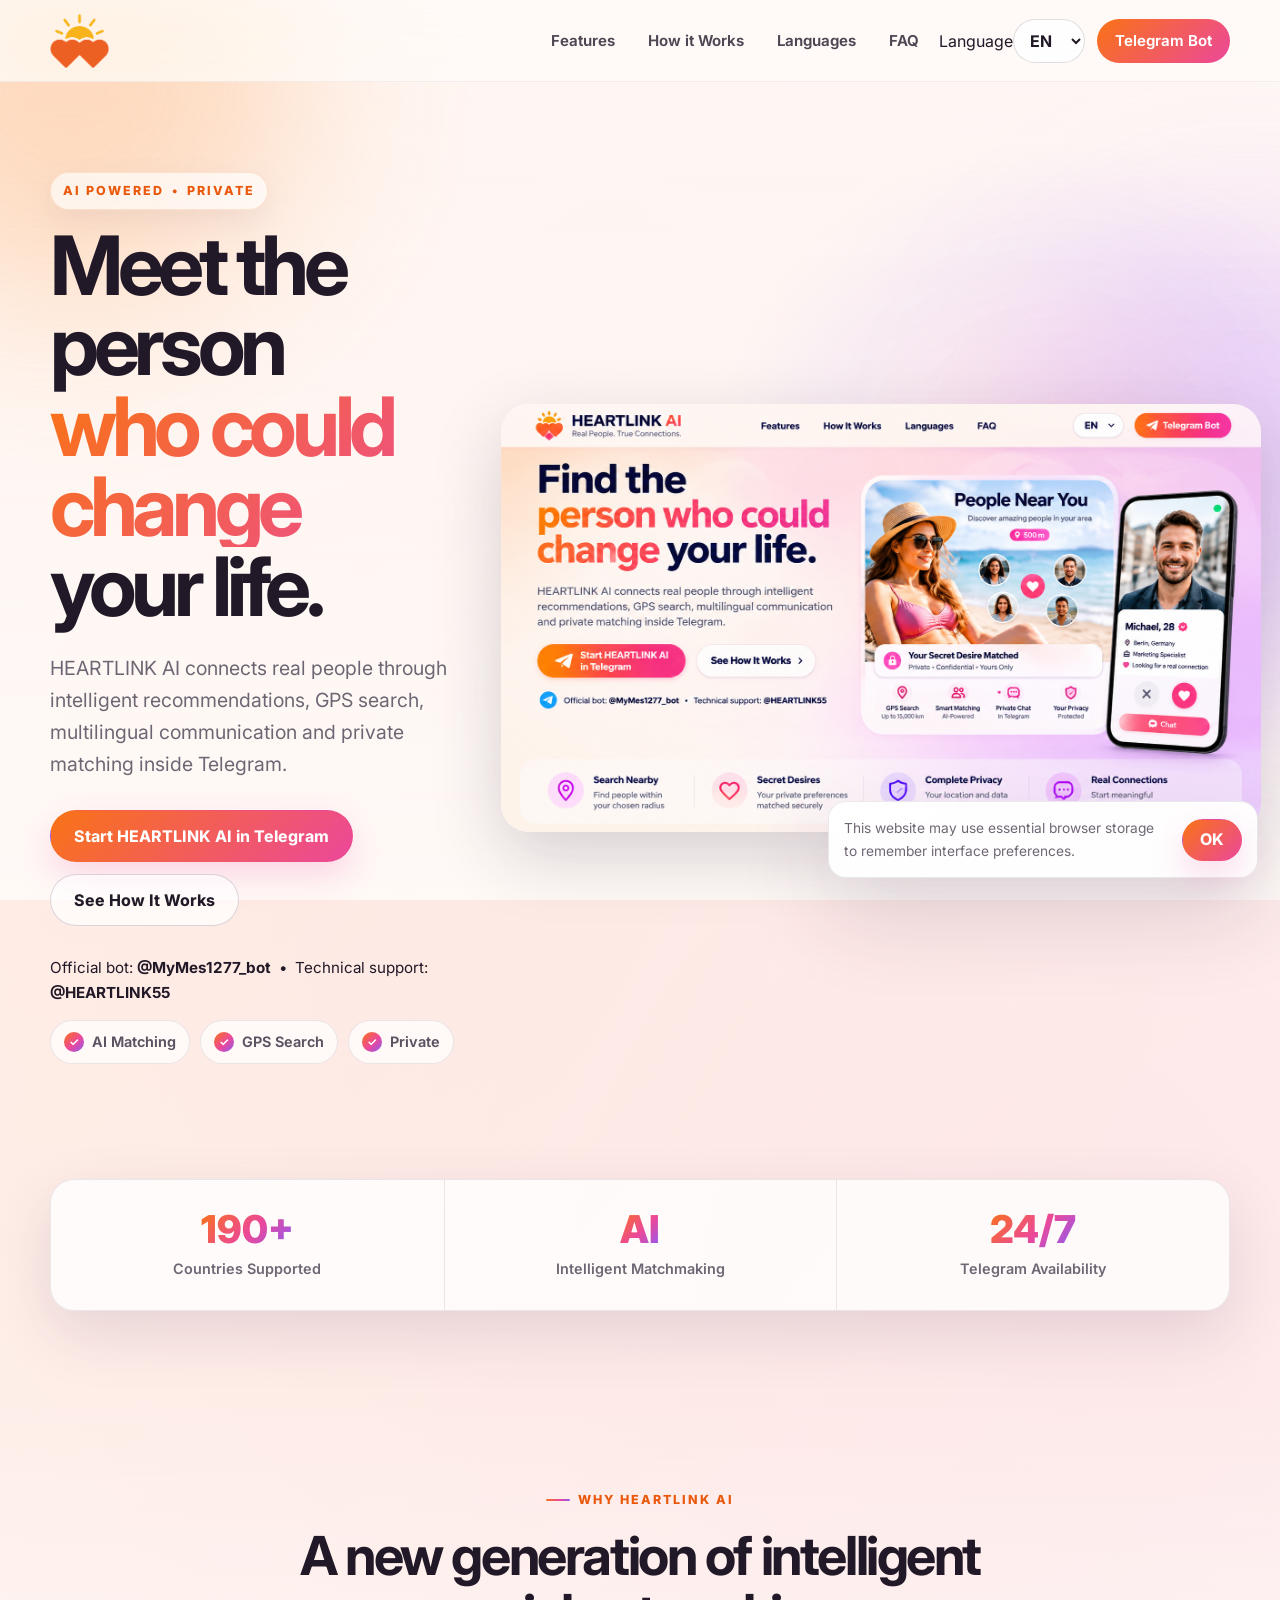
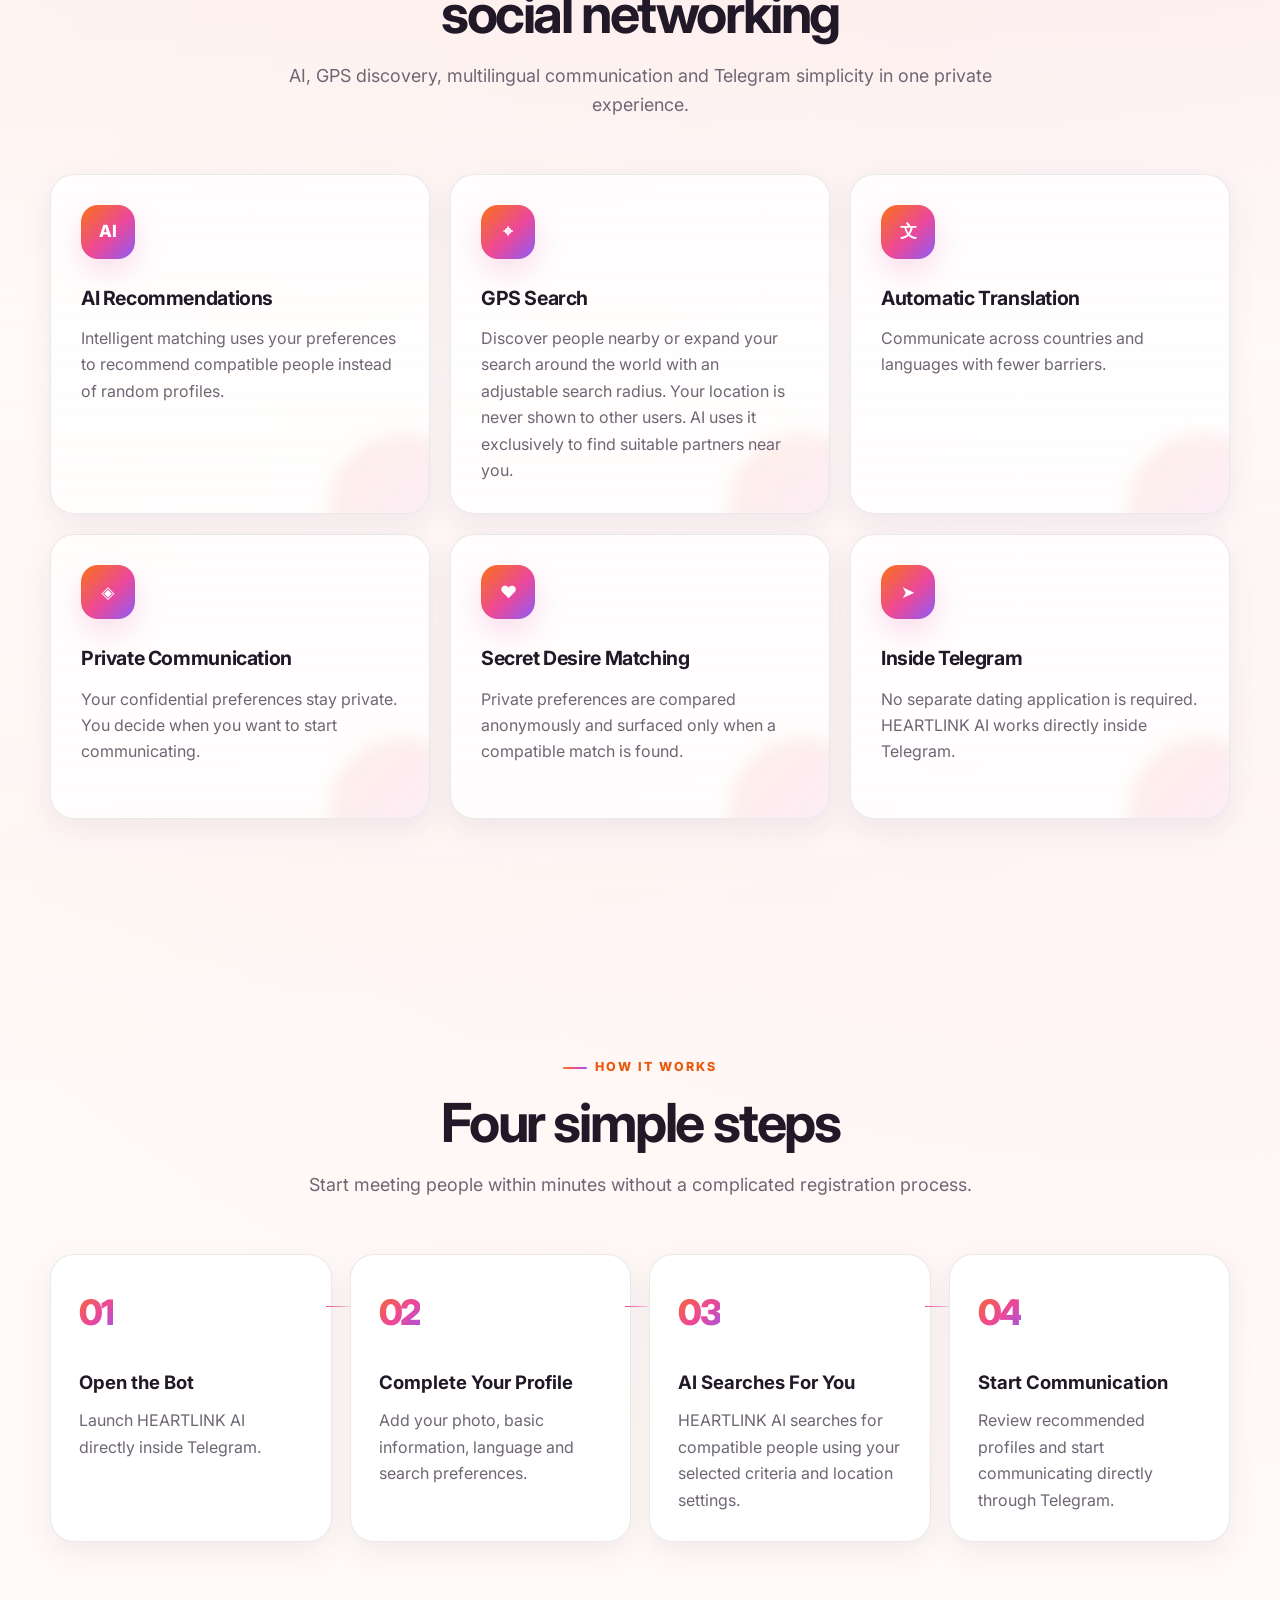
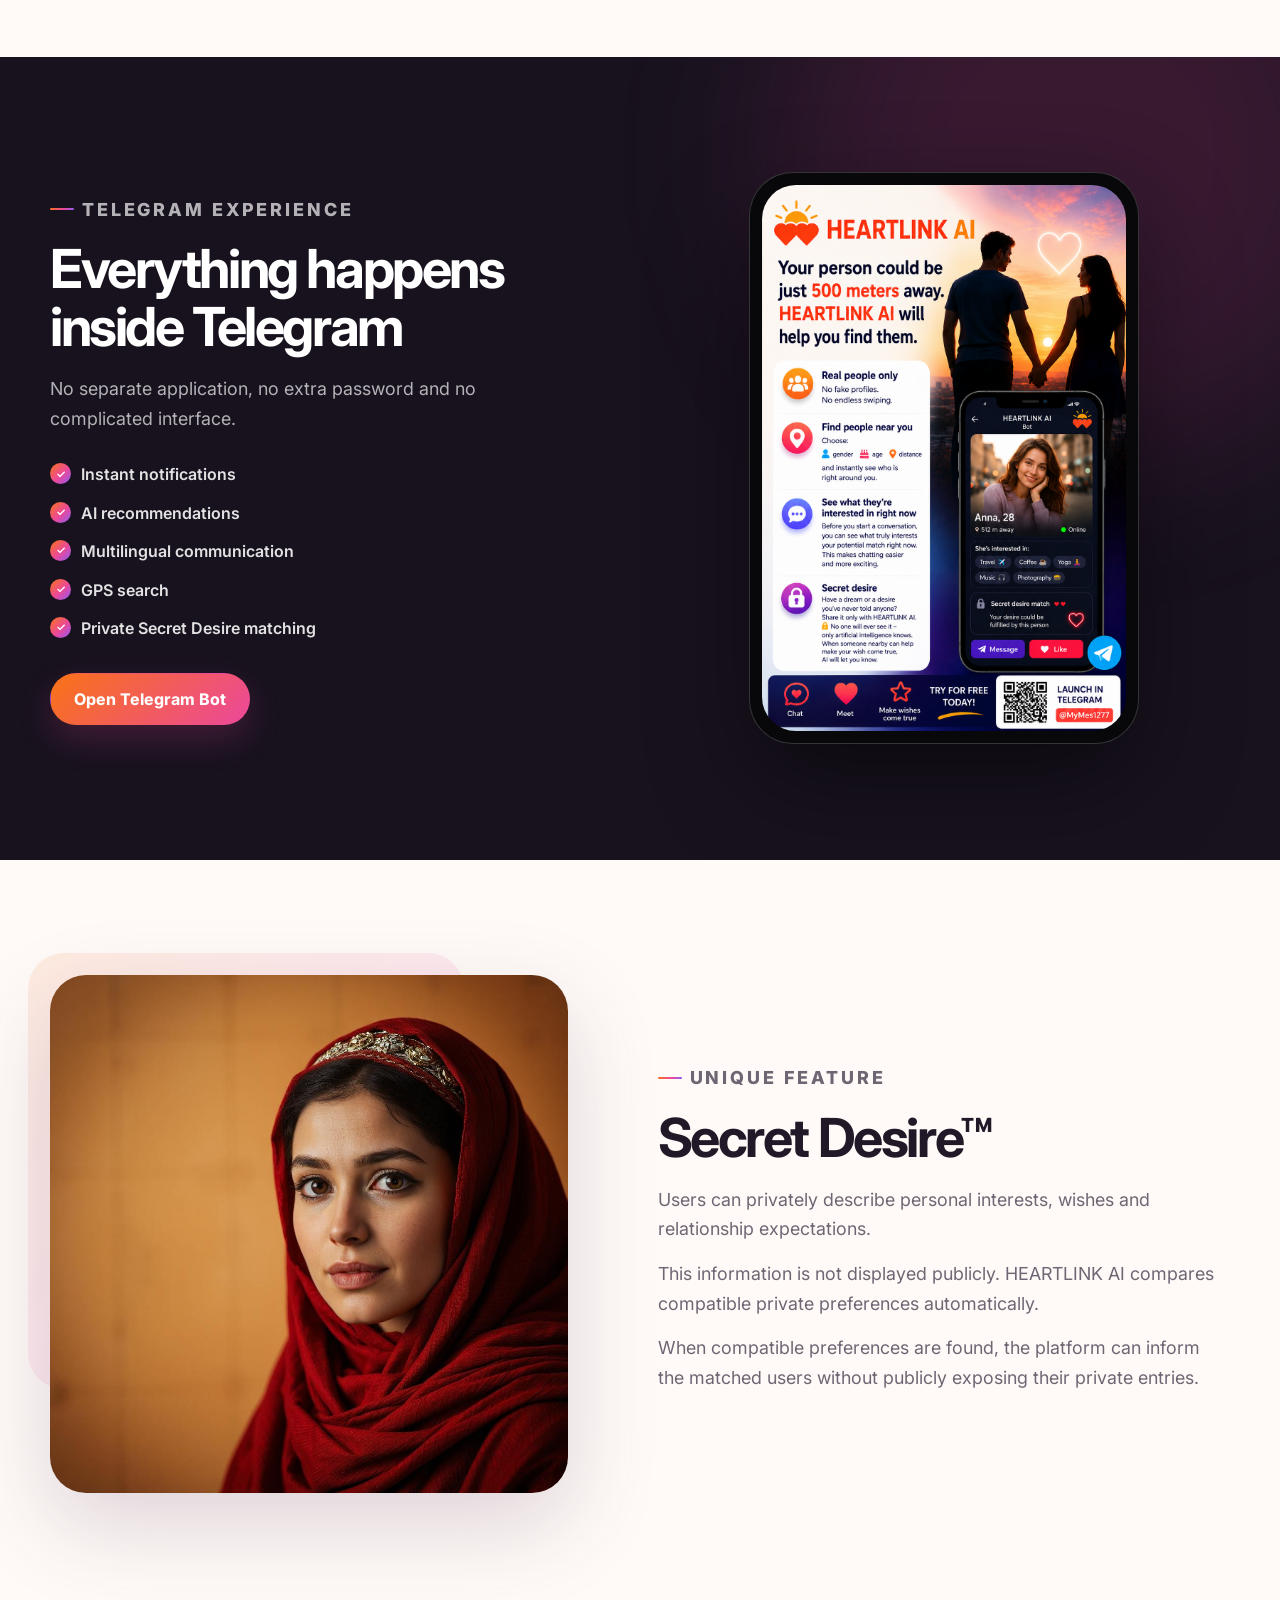
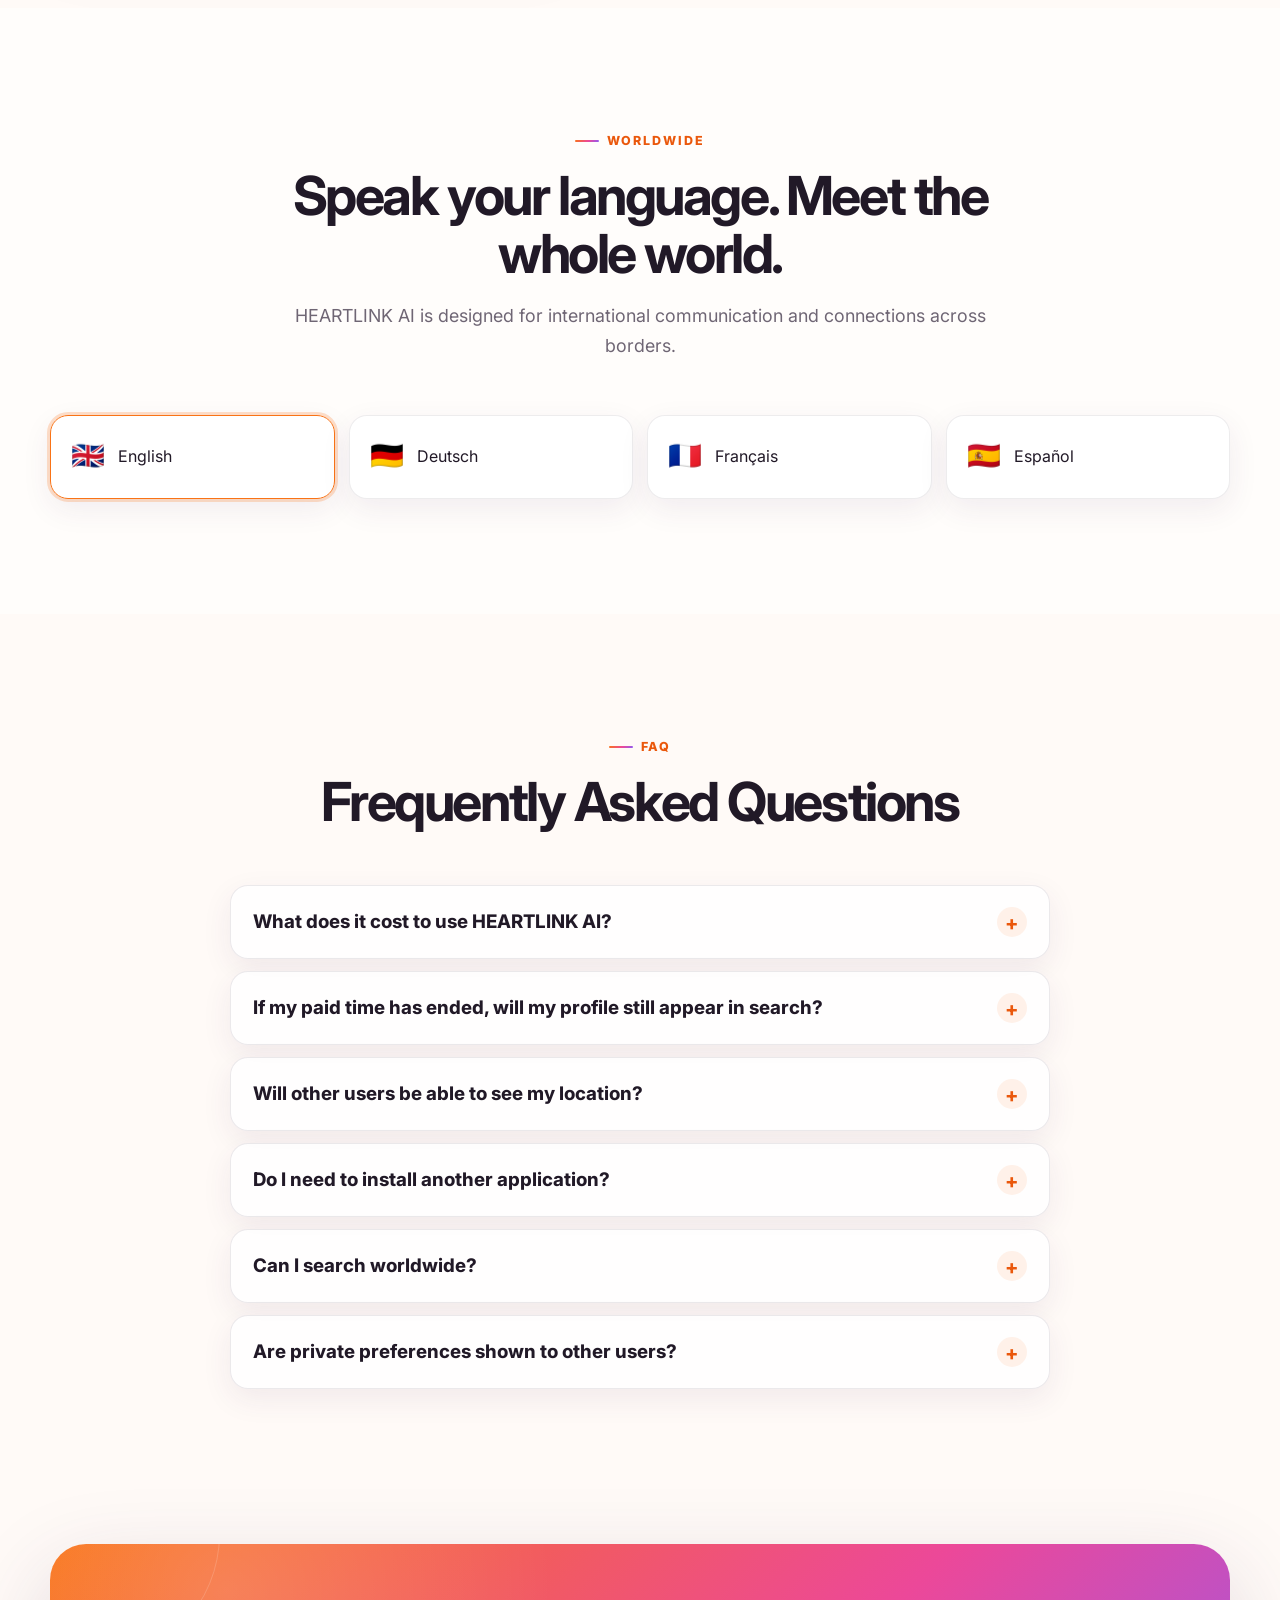
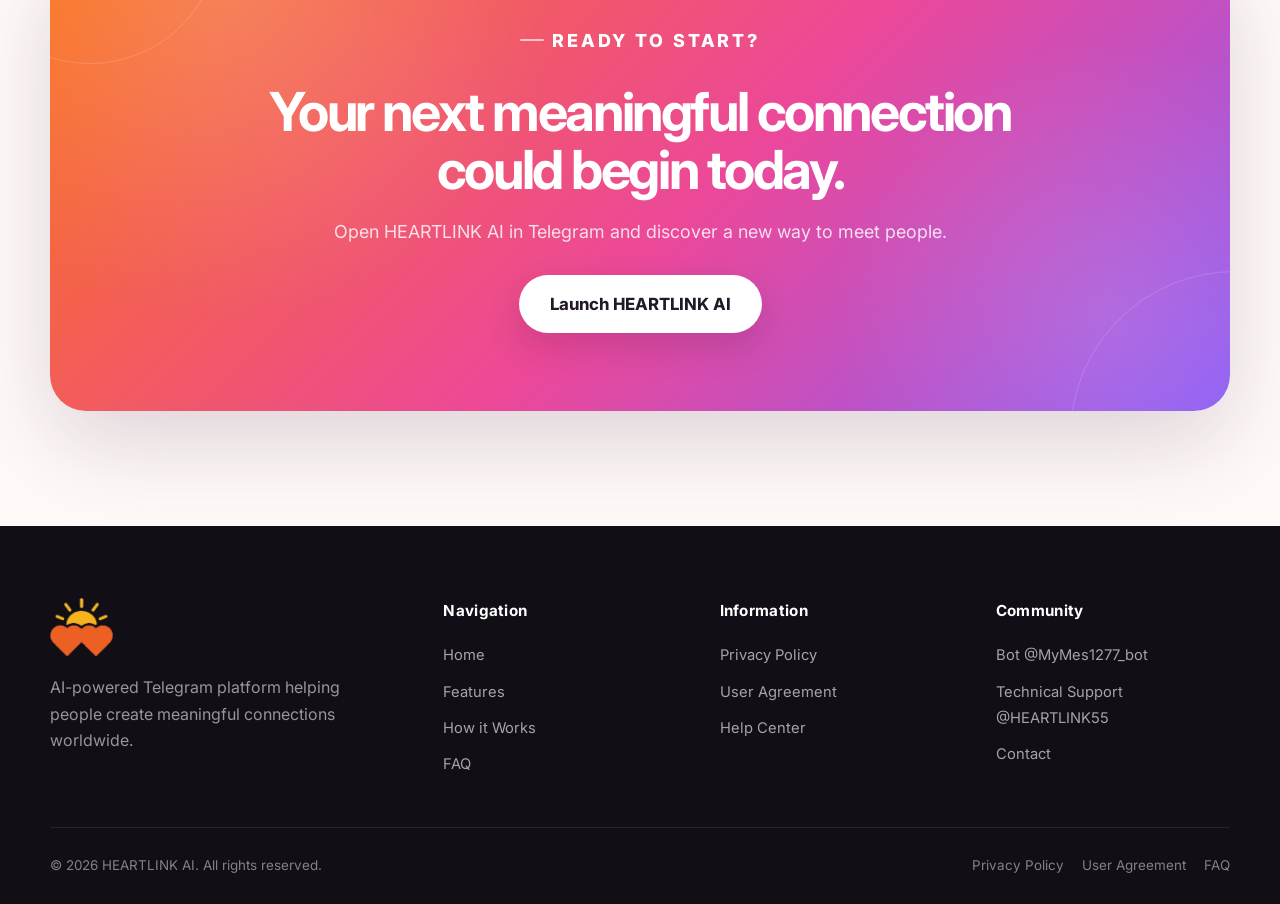
<file: index.html>
<!doctype html>
<html lang="en">
<head>
  <meta charset="utf-8">
  <meta name="viewport" content="width=device-width, initial-scale=1">
  <meta name="color-scheme" content="light">
  <meta name="theme-color" content="#f97316">

  <title>HEARTLINK AI | AI-Powered Telegram Dating</title>
  <meta name="description" content="HEARTLINK AI is an AI-powered Telegram platform for meaningful connections, GPS discovery, multilingual communication and private matching.">
  <meta name="robots" content="index,follow,max-image-preview:large">
  <meta name="author" content="HEARTLINK AI">

  <link rel="canonical" href="https://heartlink.art/">
  <link rel="icon" href="favicon.ico" sizes="any">
  <link rel="preconnect" href="https://fonts.googleapis.com">
  <link rel="preconnect" href="https://fonts.gstatic.com" crossorigin>
  <link href="https://fonts.googleapis.com/css2?family=Inter:wght@400;500;600;700;800&display=swap" rel="stylesheet">

  <meta property="og:type" content="website">
  <meta property="og:site_name" content="HEARTLINK AI">
  <meta property="og:title" content="HEARTLINK AI | Meet Real People with AI">
  <meta property="og:description" content="AI-powered matching, GPS discovery and multilingual communication directly inside Telegram.">
  <meta property="og:url" content="https://heartlink.art/">
  <meta property="og:image" content="https://heartlink.art/assets/hero/og-image.jpg">
  <meta property="og:image:alt" content="HEARTLINK AI">
  <meta name="twitter:card" content="summary_large_image">
  <meta name="twitter:title" content="HEARTLINK AI">
  <meta name="twitter:description" content="AI-powered Telegram platform for meaningful connections.">
  <meta name="twitter:image" content="https://heartlink.art/assets/hero/og-image.jpg">

  <link rel="stylesheet" href="css/style.css">
  <link rel="stylesheet" href="css/animations.css">
  <link rel="stylesheet" href="css/responsive.css">
</head>

<body>
  <a class="skip-link" href="#main-content">Skip to content</a>

  <div class="background-gradient" aria-hidden="true"></div>
  <div class="background-glow glow-one" aria-hidden="true"></div>
  <div class="background-glow glow-two" aria-hidden="true"></div>

  <header id="header" class="site-header">
    <div class="container">
      <nav class="navbar" aria-label="Main navigation">
        <a class="logo" href="#hero" aria-label="HEARTLINK AI home">
          <img src="assets/logo/logo.png" alt="HEARTLINK AI" width="220" height="72">
        </a>

        <ul class="desktop-menu">
          <li><a href="#features">Features</a></li>
          <li><a href="#how">How it Works</a></li>
          <li><a href="#languages">Languages</a></li>
          <li><a href="#faq">FAQ</a></li>
          <li class="language-switcher-item">
            <label class="sr-only" for="languageSelect">Language</label>
            <select id="languageSelect" class="language-select" aria-label="Select language">
              <option value="en">EN</option>
              <option value="de">DE</option>
              <option value="fr">FR</option>
              <option value="es">ES</option>
            </select>
          </li>
          <li>
            <a class="telegram-link" href="https://t.me/MyMes1277_bot" target="_blank" rel="noopener noreferrer" aria-label="Open @MyMes1277_bot in Telegram">
              Telegram Bot
            </a>
          </li>
        </ul>

        <button class="mobile-button" id="mobileButton" type="button"
                aria-label="Open navigation" aria-controls="mobileMenu" aria-expanded="false">
          <span aria-hidden="true"></span>
          <span aria-hidden="true"></span>
          <span aria-hidden="true"></span>
        </button>
      </nav>
    </div>

    <nav class="mobile-menu" id="mobileMenu" aria-label="Mobile navigation" hidden>
      <ul>
        <li><a href="#hero">Home</a></li>
        <li><a href="#features">Features</a></li>
        <li><a href="#how">How it Works</a></li>
        <li><a href="#languages">Languages</a></li>
        <li><a href="#faq">FAQ</a></li>
        <li class="mobile-language-row">
          <label for="mobileLanguageSelect">Language</label>
          <select id="mobileLanguageSelect" class="language-select" aria-label="Select language">
            <option value="en">English</option><option value="de">Deutsch</option>
            <option value="fr">Français</option><option value="es">Español</option>
          </select>
        </li>
        <li><a class="mobile-telegram" href="https://t.me/MyMes1277_bot" target="_blank" rel="noopener noreferrer">Start @MyMes1277_bot</a></li>
        <li><a href="https://t.me/HEARTLINK55" target="_blank" rel="noopener noreferrer">Technical Support @HEARTLINK55</a></li>
      </ul>
    </nav>
  </header>

  <main id="main-content">
    <section id="hero" class="hero" aria-labelledby="hero-title">
      <div class="container hero-grid">
        <div class="hero-content">
          <p class="hero-label">AI POWERED <span aria-hidden="true">•</span> PRIVATE</p>
          <h1 id="hero-title">
            Meet the person
            <span>who could change</span>
            your life.
          </h1>
          <p class="hero-description">
            HEARTLINK AI connects real people through intelligent recommendations,
            GPS search, multilingual communication and private matching inside Telegram.
          </p>

          <div class="hero-buttons">
            <a class="btn btn-primary" href="https://t.me/MyMes1277_bot" target="_blank" rel="noopener noreferrer" aria-label="Open HEARTLINK AI bot @MyMes1277_bot in Telegram">Start HEARTLINK AI in Telegram</a>
            <a class="btn btn-secondary" href="#how">See How It Works</a>
          </div>
          <p class="telegram-identity">Official bot: <strong>@MyMes1277_bot</strong> &nbsp;•&nbsp; Technical support: <a href="https://t.me/HEARTLINK55" target="_blank" rel="noopener noreferrer"><strong>@HEARTLINK55</strong></a></p>

          <ul class="hero-badges" aria-label="Key benefits">
            <li class="badge"><span class="badge-check" aria-hidden="true">✓</span> AI Matching</li>
            <li class="badge"><span class="badge-check" aria-hidden="true">✓</span> GPS Search</li>
            <li class="badge"><span class="badge-check" aria-hidden="true">✓</span> Private</li>
          </ul>
        </div>

        <div class="hero-visual hero-visual-single" aria-label="HEARTLINK AI preview">
          <figure class="hero-new-phone">
            <img src="assets/feature/how-it-works-en.png" alt="HEARTLINK AI overview: nearby search, private matching and Telegram experience" fetchpriority="high">
          </figure>
        </div>
      </div>
    </section>

    <section id="statistics" class="statistics" aria-label="HEARTLINK AI highlights">
      <div class="container">
        <div class="statistics-grid">
          <article class="statistics-card"><strong>190+</strong><span>Countries Supported</span></article>
          <article class="statistics-card"><strong>AI</strong><span>Intelligent Matchmaking</span></article>
          <article class="statistics-card"><strong>24/7</strong><span>Telegram Availability</span></article>
        </div>
      </div>
    </section>

    <section id="features" class="features" aria-labelledby="features-title">
      <div class="container">
        <header class="section-title">
          <p class="section-kicker">WHY HEARTLINK AI</p>
          <h2 id="features-title">A new generation of intelligent social networking</h2>
          <p>AI, GPS discovery, multilingual communication and Telegram simplicity in one private experience.</p>
        </header>

        <div class="features-grid">
          <article class="feature-card">
            <div class="feature-icon" aria-hidden="true">AI</div>
            <h3>AI Recommendations</h3>
            <p>Intelligent matching uses your preferences to recommend compatible people instead of random profiles.</p>
          </article>
          <article class="feature-card">
            <div class="feature-icon" aria-hidden="true">⌖</div>
            <h3>GPS Search</h3>
            <p>Discover people nearby or expand your search around the world with an adjustable search radius. Your location is never shown to other users. AI uses it exclusively to find suitable partners near you.</p>
          </article>
          <article class="feature-card">
            <div class="feature-icon" aria-hidden="true">文</div>
            <h3>Automatic Translation</h3>
            <p>Communicate across countries and languages with fewer barriers.</p>
          </article>
          <article class="feature-card">
            <div class="feature-icon" aria-hidden="true">◈</div>
            <h3>Private Communication</h3>
            <p>Your confidential preferences stay private. You decide when you want to start communicating.</p>
          </article>
          <article class="feature-card">
            <div class="feature-icon" aria-hidden="true">♥</div>
            <h3>Secret Desire Matching</h3>
            <p>Private preferences are compared anonymously and surfaced only when a compatible match is found.</p>
          </article>
          <article class="feature-card">
            <div class="feature-icon" aria-hidden="true">➤</div>
            <h3>Inside Telegram</h3>
            <p>No separate dating application is required. HEARTLINK AI works directly inside Telegram.</p>
          </article>
        </div>
      </div>
    </section>

    <section id="how" class="how-it-works" aria-labelledby="how-title">
      <div class="container">
        <header class="section-title">
          <p class="section-kicker">HOW IT WORKS</p>
          <h2 id="how-title">Four simple steps</h2>
          <p>Start meeting people within minutes without a complicated registration process.</p>
        </header>

        <ol class="steps-grid">
          <li class="step-card"><span class="step-number">01</span><h3>Open the Bot</h3><p>Launch HEARTLINK AI directly inside Telegram.</p></li>
          <li class="step-card"><span class="step-number">02</span><h3>Complete Your Profile</h3><p>Add your photo, basic information, language and search preferences.</p></li>
          <li class="step-card"><span class="step-number">03</span><h3>AI Searches For You</h3><p>HEARTLINK AI searches for compatible people using your selected criteria and location settings.</p></li>
          <li class="step-card"><span class="step-number">04</span><h3>Start Communication</h3><p>Review recommended profiles and start communicating directly through Telegram.</p></li>
        </ol>
      </div>
    </section>

    <section id="phone-preview" class="phone-preview" aria-labelledby="telegram-title">
      <div class="container phone-preview-grid">
        <div class="preview-left">
          <p class="section-kicker">TELEGRAM EXPERIENCE</p>
          <h2 id="telegram-title">Everything happens inside Telegram</h2>
          <p>No separate application, no extra password and no complicated interface.</p>
          <ul class="preview-list">
            <li>Instant notifications</li>
            <li>AI recommendations</li>
            <li>Multilingual communication</li>
            <li>GPS search</li>
            <li>Private Secret Desire matching</li>
          </ul>
          <a class="btn btn-primary" href="https://t.me/MyMes1277_bot" target="_blank" rel="noopener noreferrer">Open Telegram Bot</a>
        </div>
        <figure class="preview-right">
          <div class="phone-large floating">
            <img src="assets/screenshots/chat-preview.png" alt="HEARTLINK AI interface inside Telegram" width="520" height="960" loading="lazy">
          </div>
        </figure>
      </div>
    </section>

    <section id="secret-desire" class="secret-desire" aria-labelledby="secret-title">
      <div class="container secret-grid">
        <figure class="secret-image">
          <img src="assets/hero/secret-desire.jpg" alt="Private matching concept" width="720" height="720" loading="lazy">
        </figure>
        <div class="secret-content">
          <p class="section-kicker">UNIQUE FEATURE</p>
          <h2 id="secret-title">Secret Desire™</h2>
          <p>Users can privately describe personal interests, wishes and relationship expectations.</p>
          <p>This information is not displayed publicly. HEARTLINK AI compares compatible private preferences automatically.</p>
          <p>When compatible preferences are found, the platform can inform the matched users without publicly exposing their private entries.</p>
        </div>
      </div>
    </section>

    <section id="languages" class="languages" aria-labelledby="languages-title">
      <div class="container">
        <header class="section-title">
          <p class="section-kicker">WORLDWIDE</p>
          <h2 id="languages-title">Speak your language. Meet the whole world.</h2>
          <p>HEARTLINK AI is designed for international communication and connections across borders.</p>
        </header>

        <div class="languages-grid" aria-label="Supported interface examples">
          <button class="language-card" type="button" data-language="en" aria-label="Switch language to English"><span aria-hidden="true">🇬🇧</span><span>English</span></button>
          <button class="language-card" type="button" data-language="de" aria-label="Switch language to Deutsch"><span aria-hidden="true">🇩🇪</span><span>Deutsch</span></button>
          <button class="language-card" type="button" data-language="fr" aria-label="Switch language to Français"><span aria-hidden="true">🇫🇷</span><span>Français</span></button>
          <button class="language-card" type="button" data-language="es" aria-label="Switch language to Español"><span aria-hidden="true">🇪🇸</span><span>Español</span></button>
        </div>
      </div>
    </section>

    <section id="faq" class="faq" aria-labelledby="faq-title">
      <div class="container">
        <header class="section-title">
          <p class="section-kicker">FAQ</p>
          <h2 id="faq-title">Frequently Asked Questions</h2>
        </header>

        <div class="faq-container">
          <article class="faq-item">
            <h3><button class="faq-question" type="button" aria-expanded="false">What does it cost to use HEARTLINK AI?</button></h3>
            <div class="faq-answer"><p>Currently, HEARTLINK AI costs 1.5 USD for 10 hours of use. You can pause the bot whenever you do not plan to use it; while paused, the usage timer stops and your remaining paid time is preserved.</p></div>
          </article>
          <article class="faq-item">
            <h3><button class="faq-question" type="button" aria-expanded="false">If my paid time has ended, will my profile still appear in search?</button></h3>
            <div class="faq-answer"><p>No. Only active, paid profiles participate in search. If your profile is inactive, the system assumes that you are not currently planning to meet people. Once paid time is renewed, your profile becomes active and participates in search again.</p></div>
          </article>
          <article class="faq-item">
            <h3><button class="faq-question" type="button" aria-expanded="false">Will other users be able to see my location?</button></h3>
            <div class="faq-answer"><p>No. Your exact location is never shown to other users. HEARTLINK AI uses location data exclusively to find suitable people within the search radius you choose.</p></div>
          </article>
          <article class="faq-item">
            <h3><button class="faq-question" type="button" aria-expanded="false">Do I need to install another application?</button></h3>
            <div class="faq-answer"><p>No. The service works directly inside Telegram.</p></div>
          </article>
          <article class="faq-item">
            <h3><button class="faq-question" type="button" aria-expanded="false">Can I search worldwide?</button></h3>
            <div class="faq-answer"><p>You can configure your search area and discover people beyond your immediate location.</p></div>
          </article>
          <article class="faq-item">
            <h3><button class="faq-question" type="button" aria-expanded="false">Are private preferences shown to other users?</button></h3>
            <div class="faq-answer"><p>Secret Desire entries are intended to remain private and are used for compatible matching rather than public profile display.</p></div>
          </article>
        </div>
      </div>
    </section>

    <section id="cta" class="cta" aria-labelledby="cta-title">
      <div class="container">
        <div class="cta-box">
          <p class="section-kicker">READY TO START?</p>
          <h2 id="cta-title">Your next meaningful connection could begin today.</h2>
          <p>Open HEARTLINK AI in Telegram and discover a new way to meet people.</p>
          <a class="btn btn-primary btn-large" href="https://t.me/MyMes1277_bot" target="_blank" rel="noopener noreferrer">Launch HEARTLINK AI</a>
        </div>
      </div>
    </section>
  </main>

  <footer id="footer" class="site-footer">
    <div class="container">
      <div class="footer-grid">
        <div class="footer-column footer-brand">
          <img class="footer-logo" src="assets/logo/logo-white.png" alt="HEARTLINK AI" width="220" height="72" loading="lazy">
          <p>AI-powered Telegram platform helping people create meaningful connections worldwide.</p>
        </div>

        <nav class="footer-column" aria-label="Footer navigation">
          <h2>Navigation</h2>
          <ul>
            <li><a href="#hero">Home</a></li>
            <li><a href="#features">Features</a></li>
            <li><a href="#how">How it Works</a></li>
            <li><a href="#faq">FAQ</a></li>
          </ul>
        </nav>

        <div class="footer-column">
          <h2>Information</h2>
          <ul>
            <li><a href="privacy.html">Privacy Policy</a></li>
            <li><a href="agreement.html">User Agreement</a></li>
            <li><a href="faq.html">Help Center</a></li>
          </ul>
        </div>

        <div class="footer-column">
          <h2>Community</h2>
          <ul>
            <li><a href="https://t.me/MyMes1277_bot" target="_blank" rel="noopener noreferrer">Bot @MyMes1277_bot</a></li>
            <li><a href="https://t.me/HEARTLINK55" target="_blank" rel="noopener noreferrer">Technical Support @HEARTLINK55</a></li>
            <li><a href="mailto:info@heartlink.art">Contact</a></li>
          </ul>
        </div>
      </div>

      <div class="footer-bottom">
        <p>© 2026 HEARTLINK AI. All rights reserved.</p>
        <div class="footer-links">
          <a href="privacy.html">Privacy Policy</a>
          <a href="agreement.html">User Agreement</a>
          <a href="faq.html">FAQ</a>
        </div>
      </div>
    </div>
  </footer>

  <button id="scrollTop" class="scroll-top" type="button" aria-label="Back to top" hidden>↑</button>

  <div id="cookieNotice" class="cookie-notice" role="region" aria-label="Cookie notice" hidden>
    <div class="cookie-content">
      <p>This website may use essential browser storage to remember interface preferences.</p>
      <button id="acceptCookies" class="btn btn-primary" type="button">OK</button>
    </div>
  </div>

  <script type="application/ld+json">
  {
    "@context": "https://schema.org",
    "@type": "WebApplication",
    "name": "HEARTLINK AI",
    "url": "https://heartlink.art/",
    "applicationCategory": "SocialNetworkingApplication",
    "operatingSystem": "Telegram",
    "description": "AI-powered Telegram platform for meaningful connections, GPS discovery and multilingual communication.",
    "offers": {
      "@type": "Offer",
      "price": "0",
      "priceCurrency": "EUR",
      "description": "Free during beta testing"
    }
  }
  </script>

  <script src="js/main.js" defer></script>
</body>
</html>
</file>
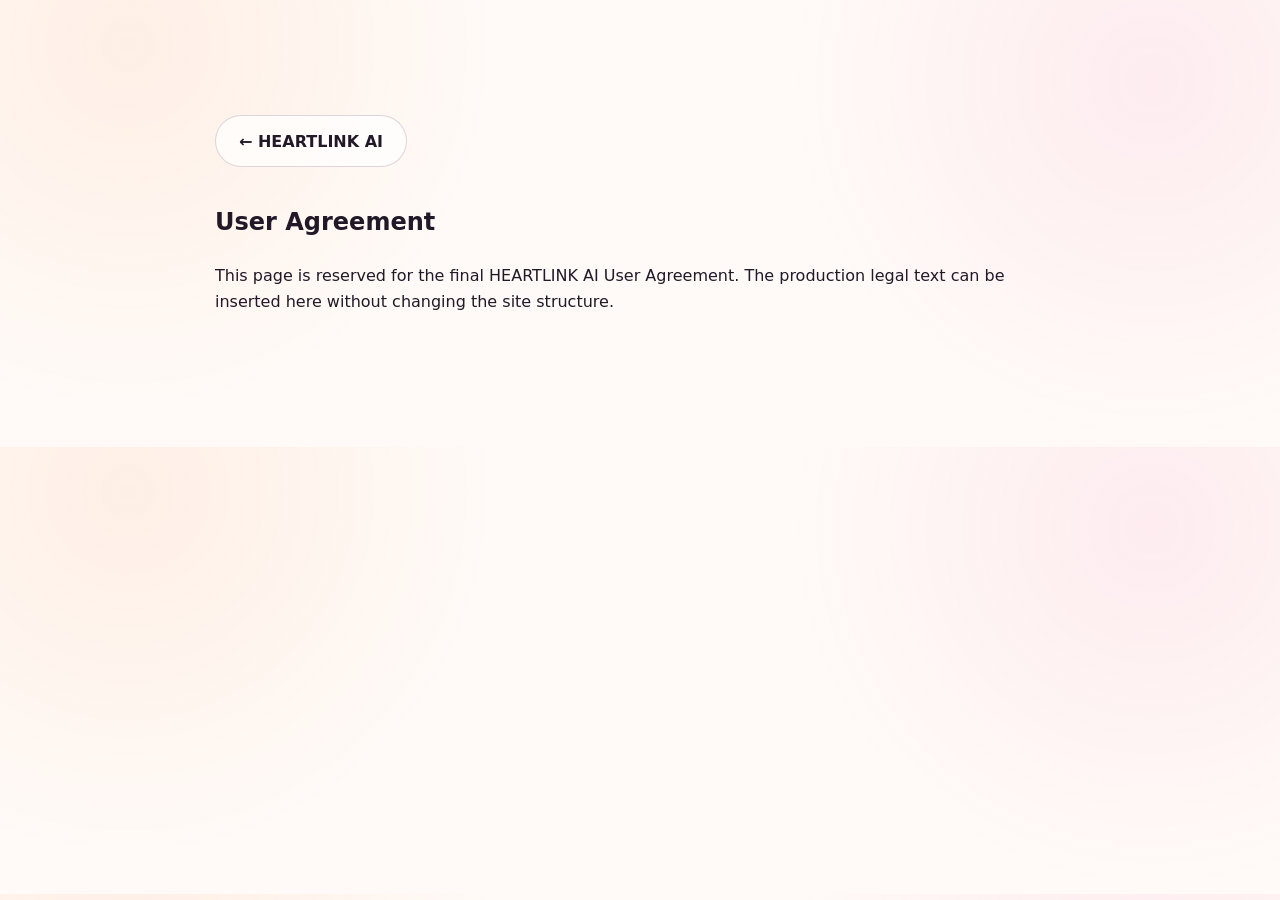
<file: agreement.html>
<!doctype html>
<html lang="en">
<head>
<meta charset="utf-8">
<meta name="viewport" content="width=device-width,initial-scale=1">
<title>User Agreement | HEARTLINK AI</title>
<link rel="stylesheet" href="css/style.css">
<link rel="stylesheet" href="css/responsive.css">
</head>
<body>
<main>
<section>
<div class="container" style="max-width:850px">
<a href="index.html" class="btn btn-secondary">← HEARTLINK AI</a>
<h1 style="margin-top:36px">User Agreement</h1>
<p>This page is reserved for the final HEARTLINK AI User Agreement. The production legal text can be inserted here without changing the site structure.</p>
</div>
</section>
</main>
</body>
</html>
</file>
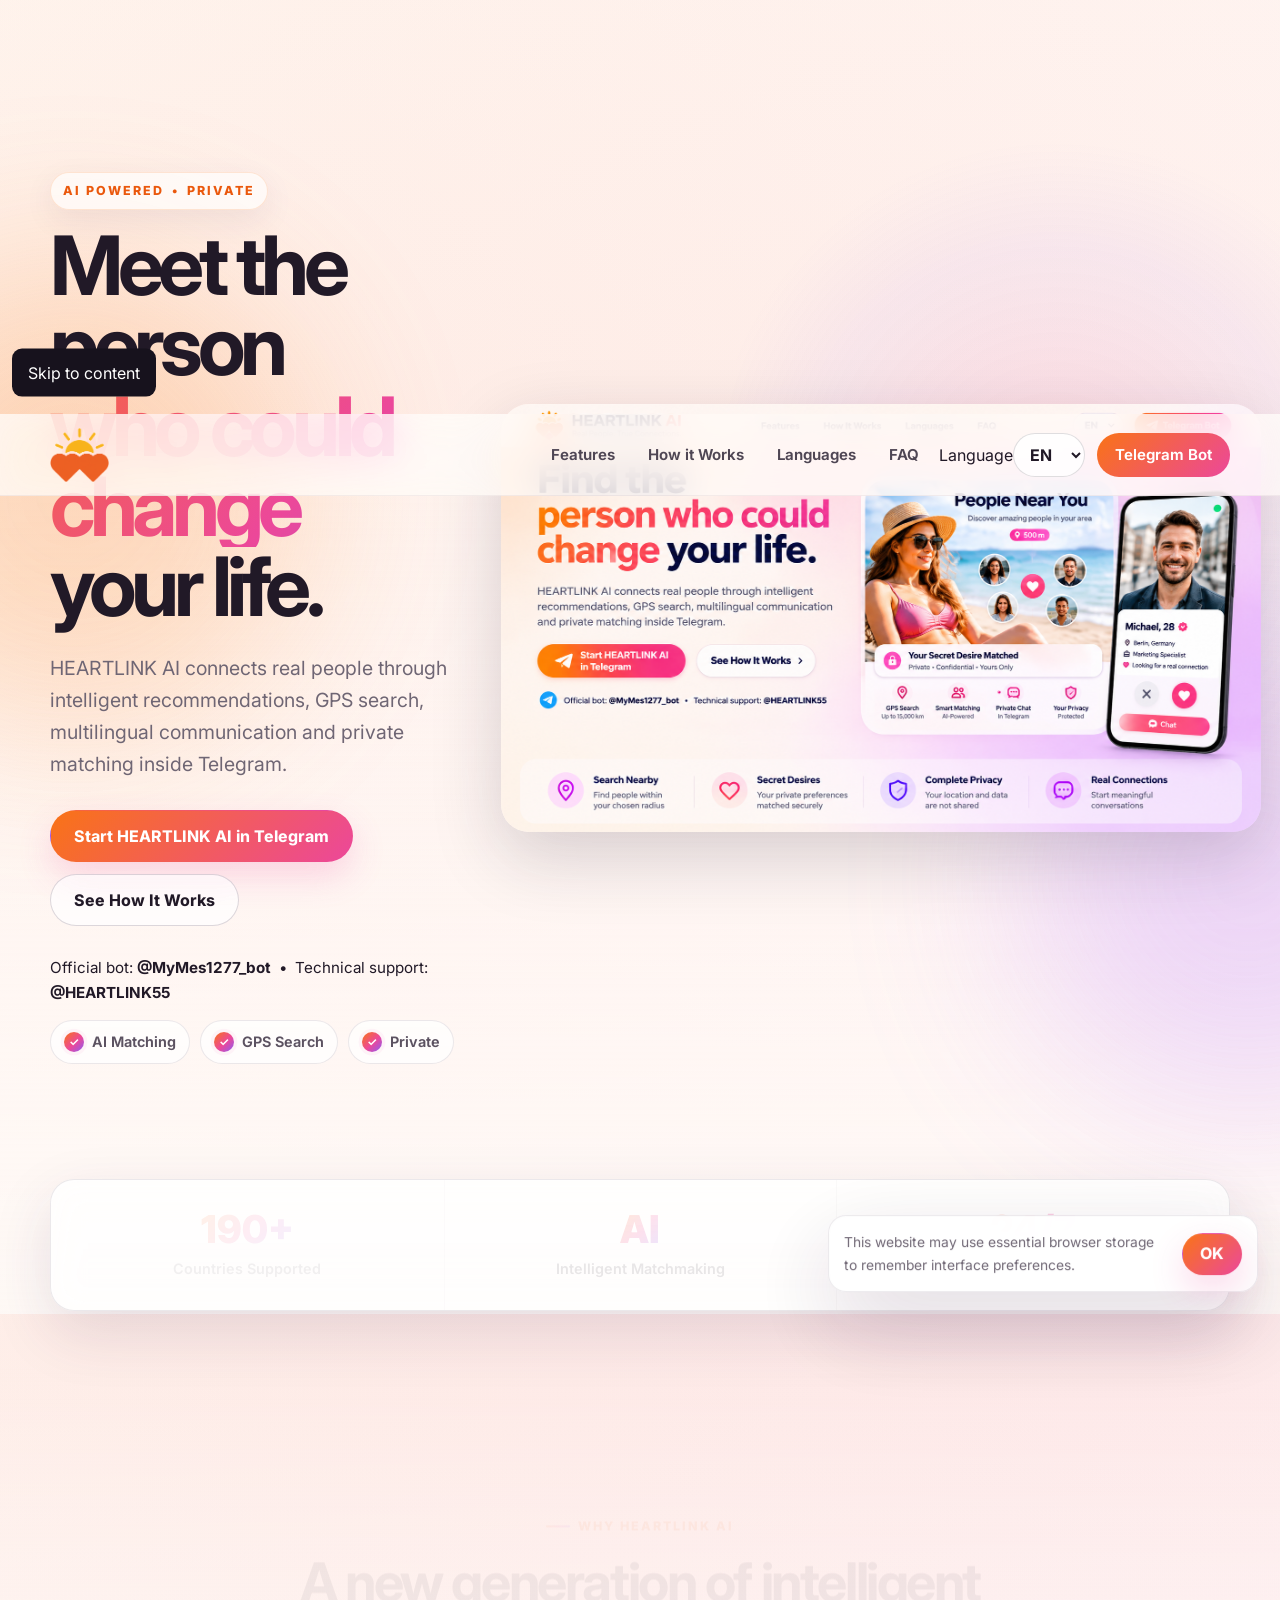
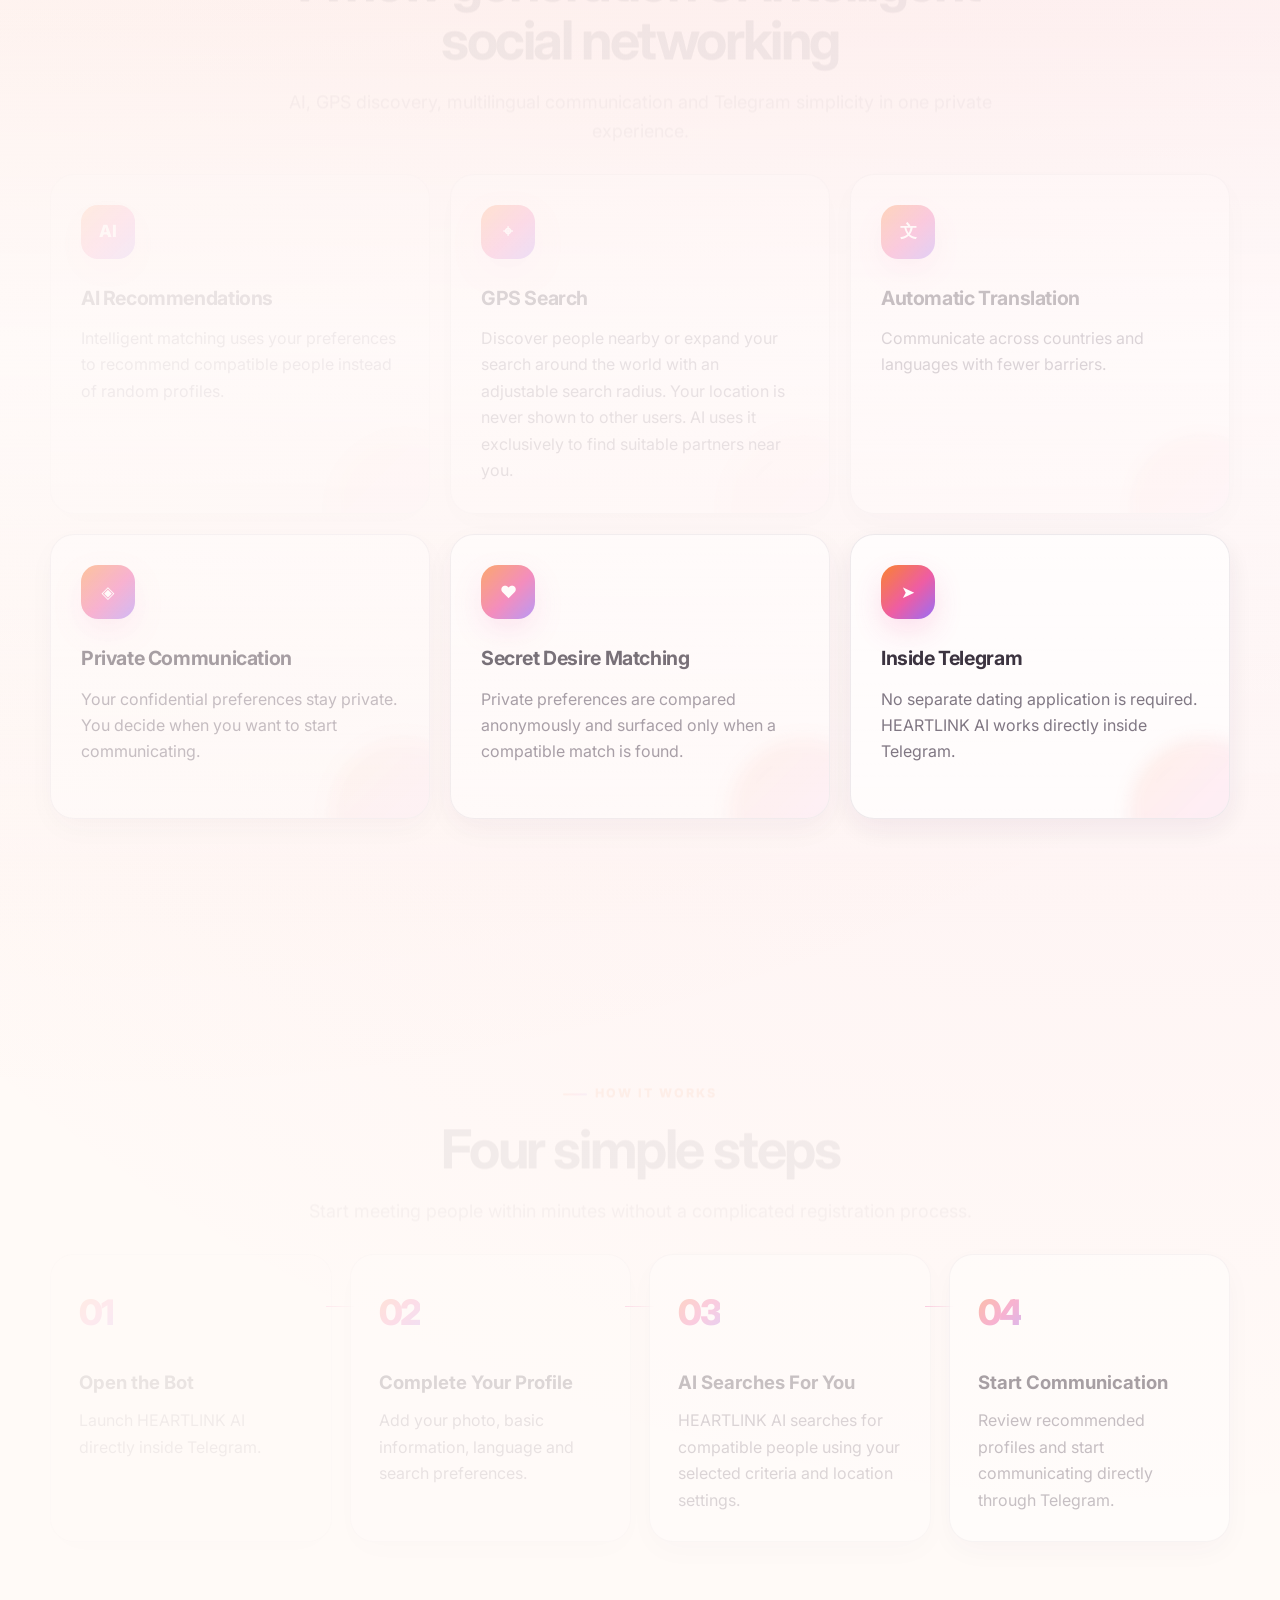
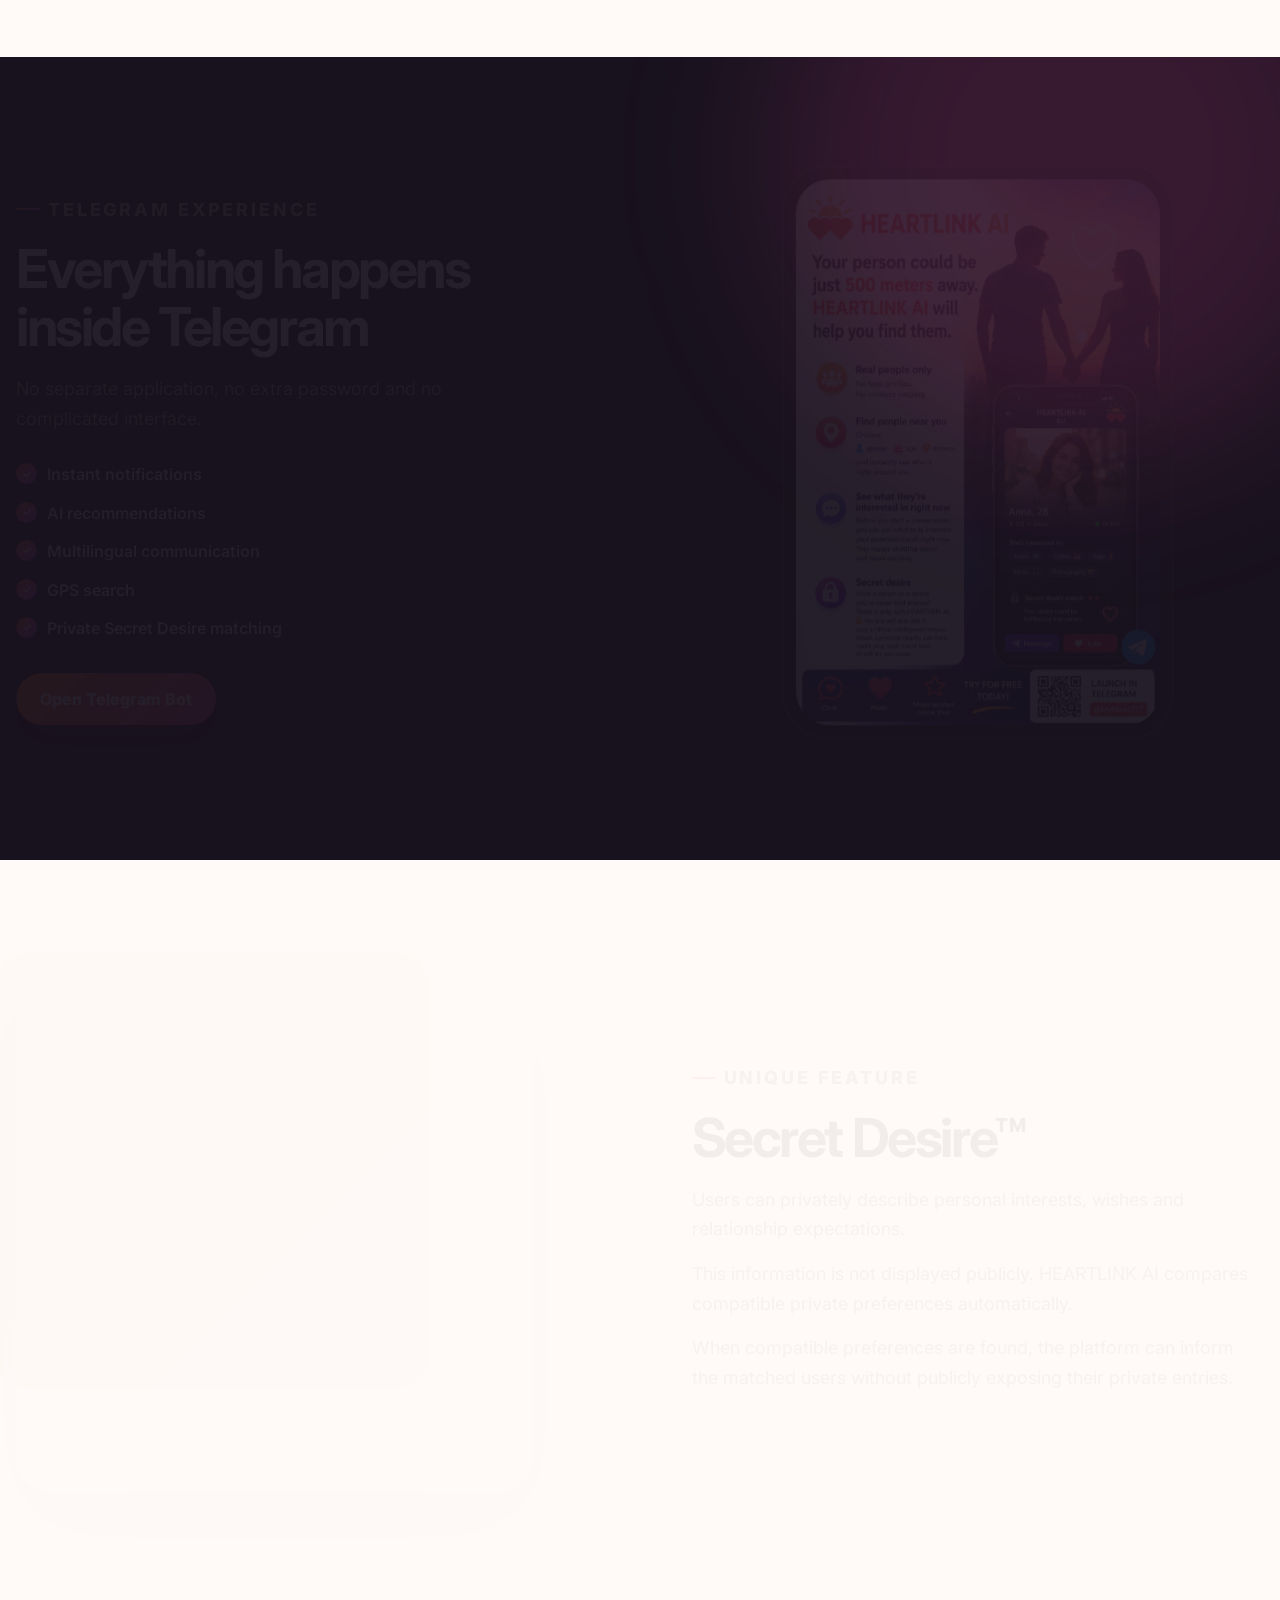
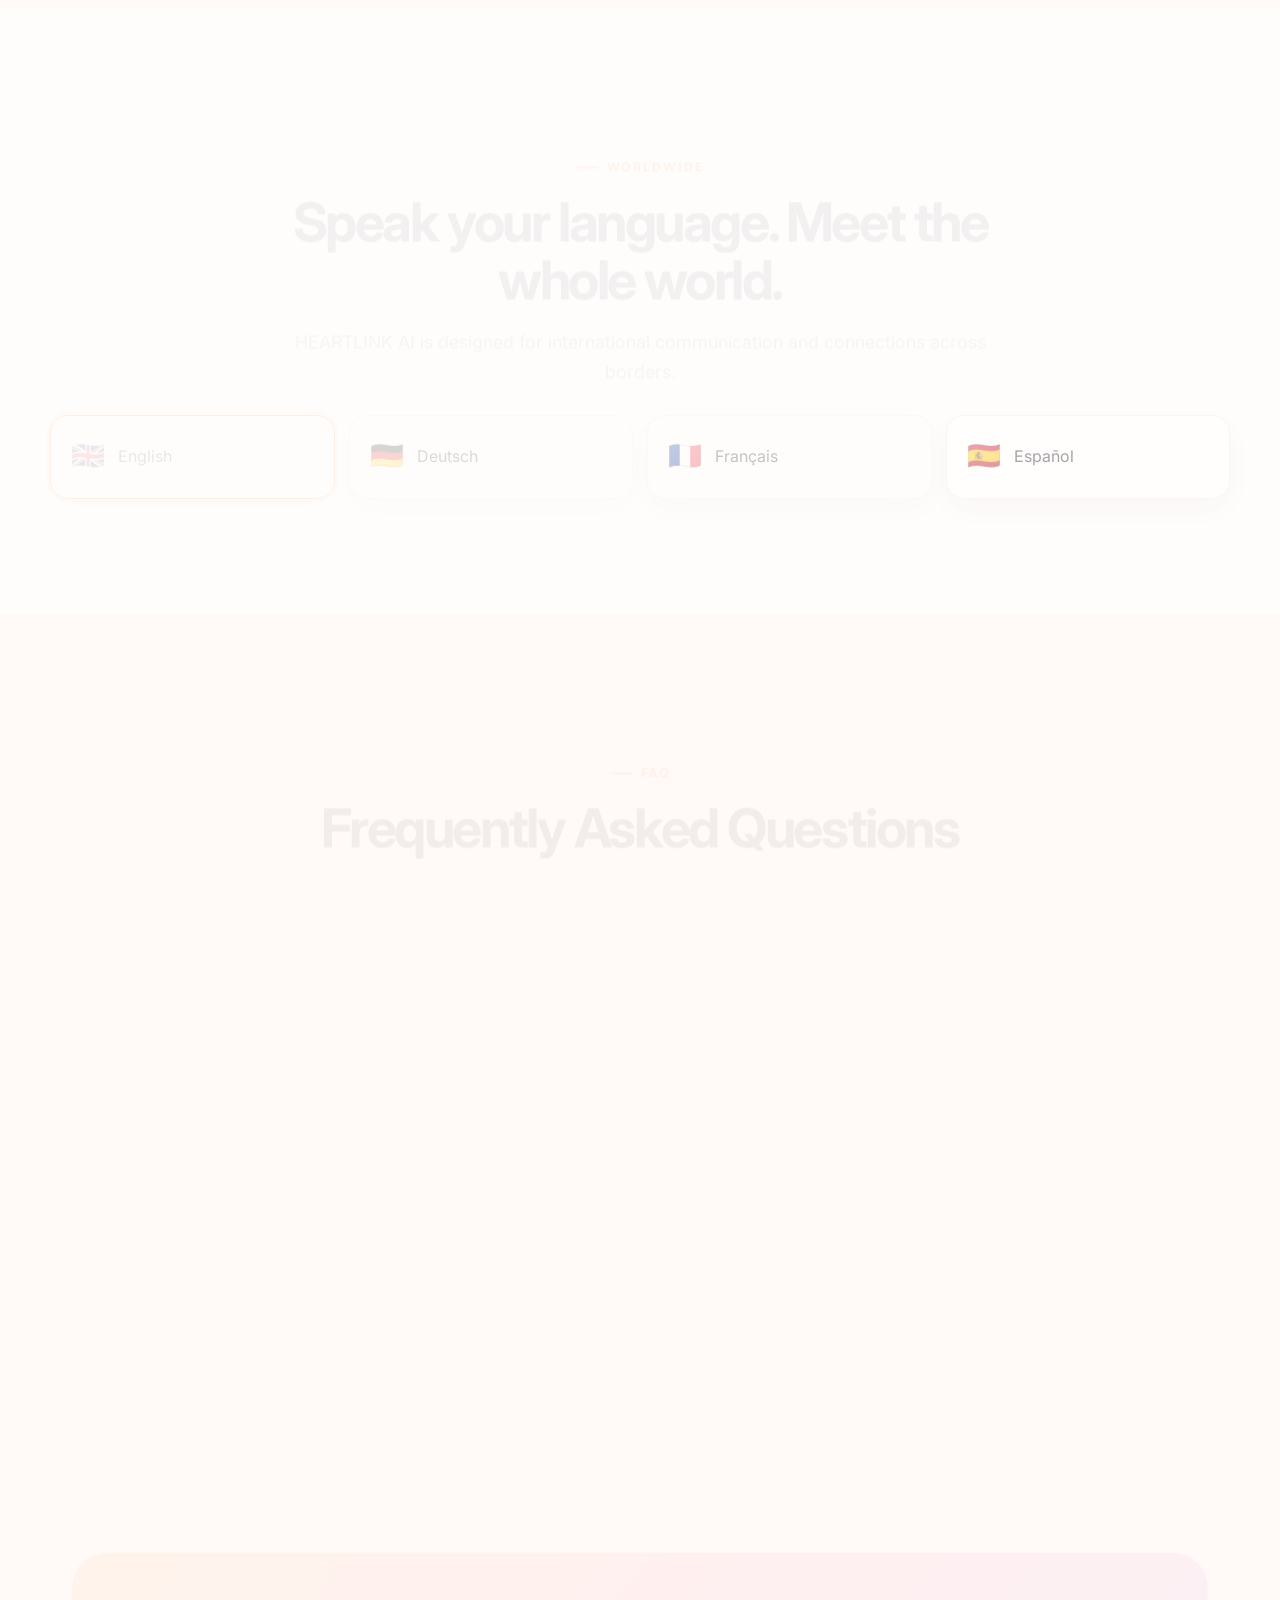
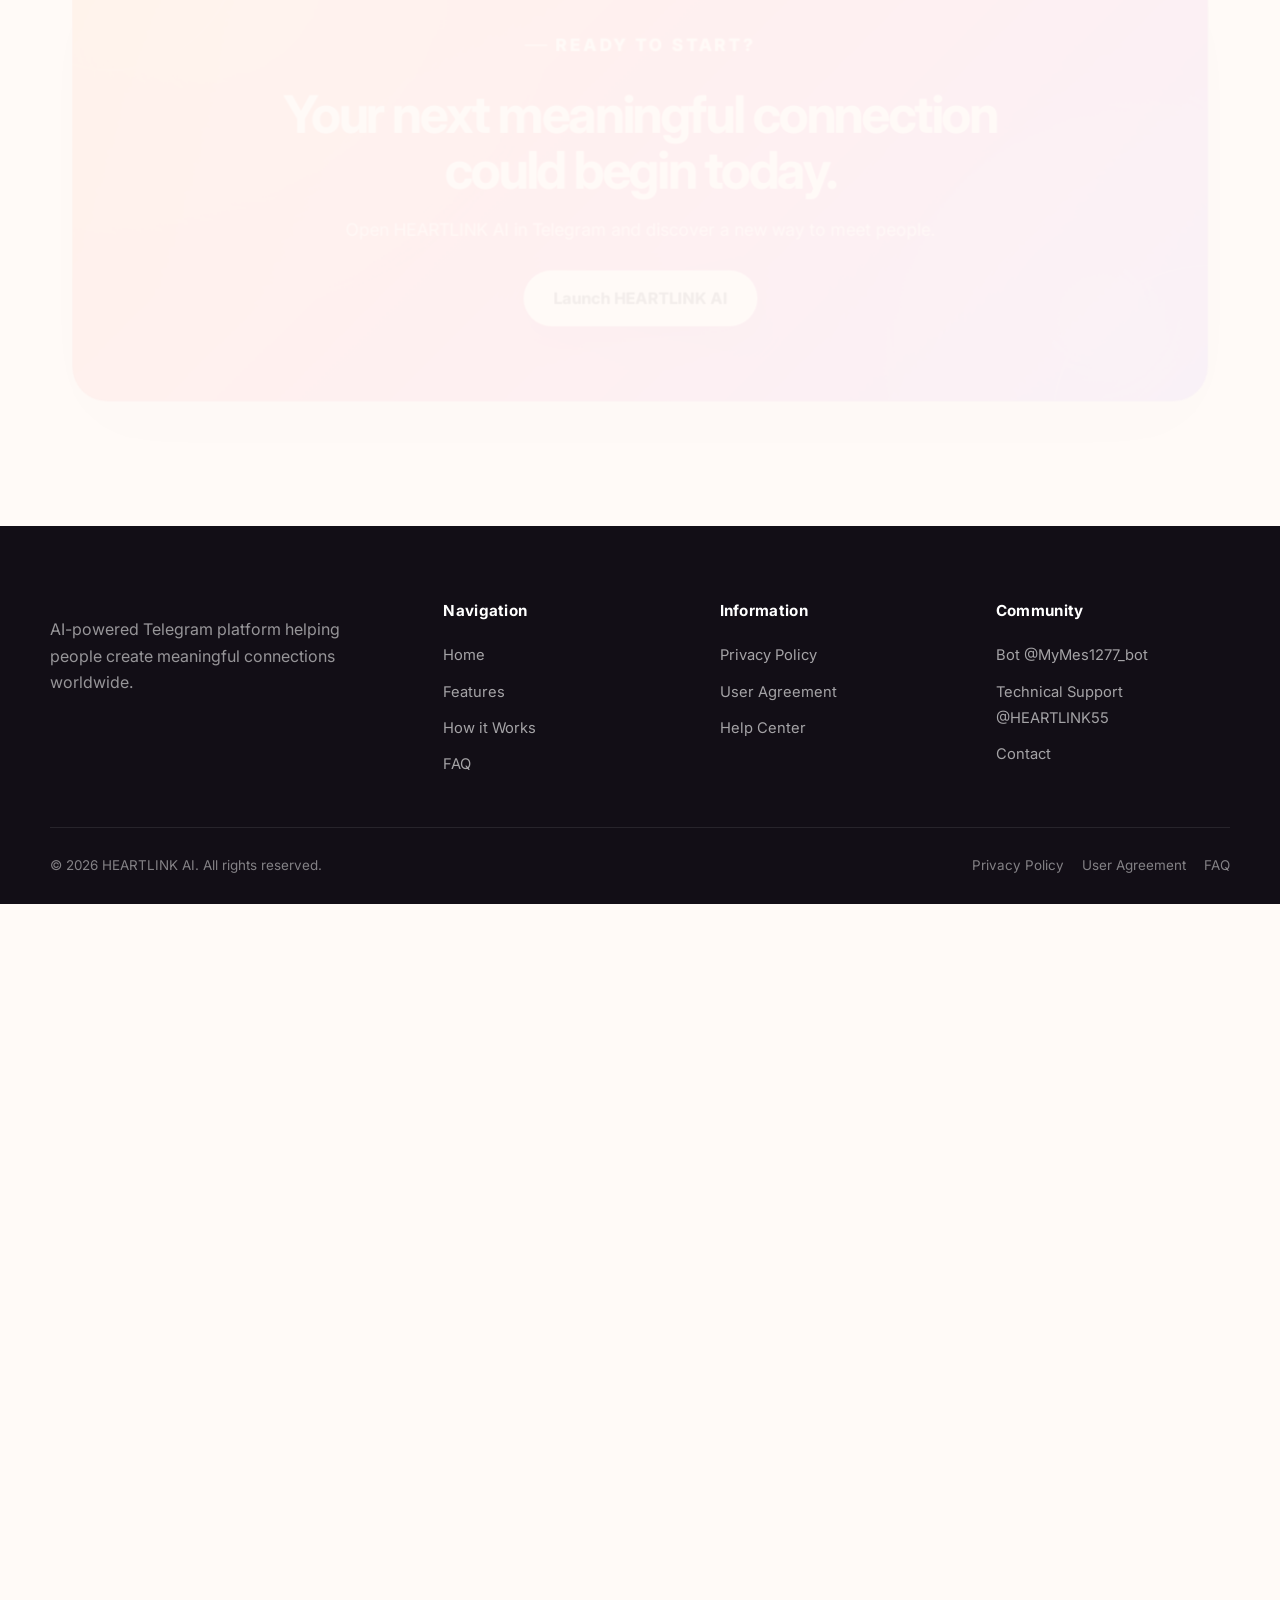
<file: faq.html>
<!doctype html>
<html lang="en"><head><meta charset="utf-8">
<meta name="viewport" content="width=device-width,initial-scale=1">
<meta http-equiv="refresh" content="0; url=index.html#faq">
<title>FAQ | HEARTLINK AI</title></head>
<body><p><a href="index.html#faq">Open HEARTLINK AI FAQ</a></p></body></html>
</file>
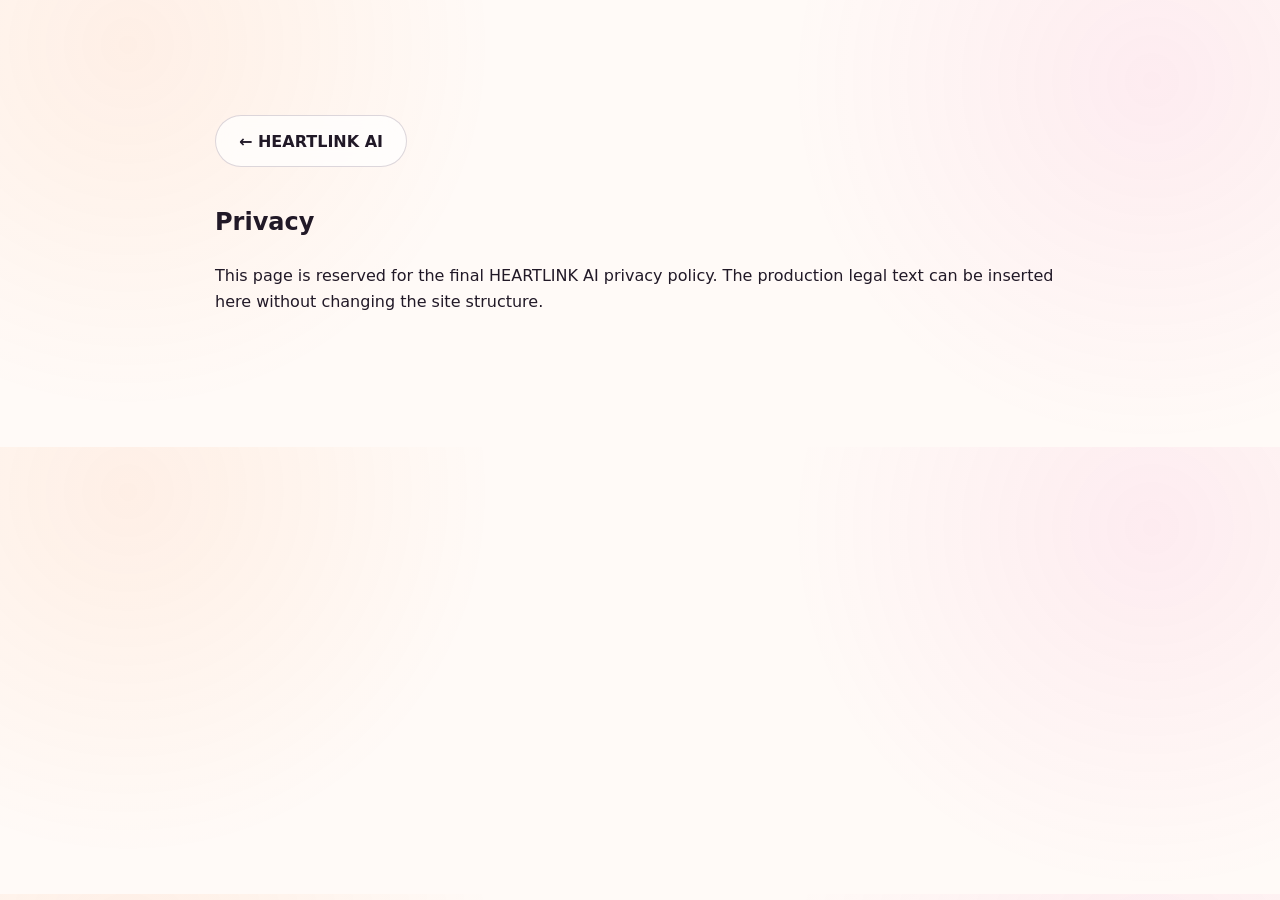
<file: privacy.html>
<!doctype html>
<html lang="en">
<head>
<meta charset="utf-8">
<meta name="viewport" content="width=device-width,initial-scale=1">
<title>Privacy | HEARTLINK AI</title>
<link rel="stylesheet" href="css/style.css">
<link rel="stylesheet" href="css/responsive.css">
</head>
<body>
<main>
<section>
<div class="container" style="max-width:850px">
<a href="index.html" class="btn btn-secondary">← HEARTLINK AI</a>
<h1 style="margin-top:36px">Privacy</h1>
<p>This page is reserved for the final HEARTLINK AI privacy policy. The production legal text can be inserted here without changing the site structure.</p>
</div>
</section>
</main>
</body>
</html>
</file>
<file: css/style.css>
/* =========================================================
   HEARTLINK AI — Core Styles
   File: css/style.css
   Version: 2.0
   ========================================================= */

/* ---------- Design tokens ---------- */
:root {
  --font-sans: "Inter", system-ui, -apple-system, BlinkMacSystemFont, "Segoe UI", sans-serif;

  --bg: #fffaf7;
  --bg-soft: #fff4ed;
  --surface: rgba(255, 255, 255, 0.82);
  --surface-solid: #ffffff;
  --surface-dark: #17121d;

  --text: #211927;
  --text-soft: #6f6674;
  --text-inverse: #ffffff;

  --primary: #f97316;
  --primary-strong: #ea580c;
  --secondary: #ec4899;
  --accent: #8b5cf6;

  --border: rgba(65, 40, 72, 0.10);
  --border-strong: rgba(65, 40, 72, 0.18);

  --shadow-sm: 0 10px 30px rgba(73, 39, 84, 0.08);
  --shadow-md: 0 22px 60px rgba(73, 39, 84, 0.13);
  --shadow-lg: 0 32px 90px rgba(73, 39, 84, 0.18);

  --radius-sm: 14px;
  --radius-md: 24px;
  --radius-lg: 36px;
  --radius-pill: 999px;

  --container: 1180px;
  --header-height: 82px;
  --section-space: clamp(76px, 9vw, 132px);

  --gradient-brand: linear-gradient(135deg, var(--primary) 0%, var(--secondary) 55%, var(--accent) 100%);
  --gradient-soft: linear-gradient(135deg, rgba(249,115,22,.10), rgba(236,72,153,.09), rgba(139,92,246,.08));
}

/* ---------- Reset ---------- */
*,
*::before,
*::after {
  box-sizing: border-box;
}

html {
  scroll-behavior: smooth;
  scroll-padding-top: calc(var(--header-height) + 20px);
}

body {
  margin: 0;
  min-width: 320px;
  overflow-x: hidden;
  color: var(--text);
  background:
    radial-gradient(circle at 10% 10%, rgba(249,115,22,.08), transparent 30%),
    radial-gradient(circle at 90% 18%, rgba(236,72,153,.08), transparent 30%),
    var(--bg);
  font-family: var(--font-sans);
  font-size: 16px;
  line-height: 1.65;
  -webkit-font-smoothing: antialiased;
  text-rendering: optimizeLegibility;
}

body.menu-open {
  overflow: hidden;
}

img {
  display: block;
  max-width: 100%;
  height: auto;
}

a {
  color: inherit;
  text-decoration: none;
}

button,
input,
textarea,
select {
  font: inherit;
}

button,
a {
  -webkit-tap-highlight-color: transparent;
}

button {
  color: inherit;
}

ul,
ol {
  margin: 0;
  padding: 0;
}

figure,
p,
h1,
h2,
h3 {
  margin-top: 0;
}

::selection {
  color: #fff;
  background: var(--secondary);
}

/* ---------- Accessibility ---------- */
.skip-link {
  position: fixed;
  z-index: 9999;
  top: 12px;
  left: 12px;
  padding: 11px 16px;
  border-radius: 10px;
  color: #fff;
  background: var(--surface-dark);
  transform: translateY(-160%);
  transition: transform .2s ease;
}

.skip-link:focus {
  transform: translateY(0);
}

:focus-visible {
  outline: 3px solid rgba(139,92,246,.45);
  outline-offset: 4px;
}

/* ---------- Layout ---------- */
.container {
  width: min(calc(100% - 40px), var(--container));
  margin-inline: auto;
}

main section {
  position: relative;
  padding-block: var(--section-space);
}

.section-title {
  width: min(760px, 100%);
  margin: 0 auto 54px;
  text-align: center;
}

.section-title h2,
.preview-left h2,
.secret-content h2,
.cta-box h2 {
  margin-bottom: 18px;
  font-size: clamp(2rem, 4.2vw, 3.6rem);
  line-height: 1.08;
  letter-spacing: -.045em;
}

.section-title > p:last-child,
.preview-left > p,
.secret-content p,
.cta-box > p {
  color: var(--text-soft);
  font-size: clamp(1rem, 1.5vw, 1.12rem);
}

.section-kicker,
.hero-label {
  display: inline-flex;
  align-items: center;
  gap: 8px;
  margin-bottom: 16px;
  color: var(--primary-strong);
  font-size: .78rem;
  font-weight: 800;
  letter-spacing: .16em;
  text-transform: uppercase;
}

.section-kicker::before {
  width: 24px;
  height: 2px;
  content: "";
  border-radius: 2px;
  background: var(--gradient-brand);
}

/* ---------- Decorative background ---------- */
.background-gradient,
.background-glow {
  position: fixed;
  z-index: -3;
  pointer-events: none;
}

.background-gradient {
  inset: 0;
  background: linear-gradient(180deg, rgba(255,255,255,.35), rgba(255,250,247,.92));
}

.background-glow {
  width: 460px;
  height: 460px;
  border-radius: 50%;
  opacity: .28;
  filter: blur(90px);
}

.glow-one {
  top: -150px;
  left: -160px;
  background: #fb923c;
}

.glow-two {
  top: 230px;
  right: -200px;
  background: #c084fc;
}

/* ---------- Buttons ---------- */
.btn {
  display: inline-flex;
  min-height: 52px;
  align-items: center;
  justify-content: center;
  gap: 10px;
  padding: 13px 23px;
  border: 1px solid transparent;
  border-radius: var(--radius-pill);
  cursor: pointer;
  font-weight: 750;
  line-height: 1.2;
  transition:
    transform .22s ease,
    box-shadow .22s ease,
    border-color .22s ease,
    background .22s ease;
}

.btn:hover {
  transform: translateY(-2px);
}

.btn-primary {
  color: #fff;
  background: var(--gradient-brand);
  box-shadow: 0 14px 34px rgba(236,72,153,.20);
}

.btn-primary:hover {
  box-shadow: 0 18px 42px rgba(236,72,153,.28);
}

.btn-secondary {
  border-color: var(--border-strong);
  background: rgba(255,255,255,.70);
  backdrop-filter: blur(12px);
}

.btn-secondary:hover {
  border-color: rgba(249,115,22,.35);
  background: #fff;
}

.btn-large {
  min-height: 58px;
  padding-inline: 30px;
  font-size: 1.05rem;
}

/* ---------- Header ---------- */
.site-header {
  position: sticky;
  z-index: 1000;
  top: 0;
  height: var(--header-height);
  border-bottom: 1px solid rgba(65,40,72,.06);
  background: rgba(255,250,247,.82);
  backdrop-filter: blur(18px) saturate(150%);
}

.navbar {
  height: var(--header-height);
  display: flex;
  align-items: center;
  justify-content: space-between;
  gap: 28px;
}

.logo {
  display: inline-flex;
  align-items: center;
  flex: 0 0 auto;
}

.logo img {
  width: auto;
  max-height: 54px;
}

.desktop-menu {
  display: flex;
  align-items: center;
  gap: 7px;
  list-style: none;
}

.desktop-menu a {
  display: inline-flex;
  align-items: center;
  min-height: 44px;
  padding: 8px 13px;
  border-radius: var(--radius-pill);
  color: #4f4654;
  font-size: .94rem;
  font-weight: 650;
  transition: color .2s ease, background .2s ease;
}

.desktop-menu a:hover {
  color: var(--primary-strong);
  background: rgba(249,115,22,.07);
}

.desktop-menu .telegram-link {
  margin-left: 5px;
  padding-inline: 18px;
  color: #fff;
  background: var(--gradient-brand);
}

.desktop-menu .telegram-link:hover {
  color: #fff;
  background: var(--gradient-brand);
  box-shadow: var(--shadow-sm);
}

.mobile-button {
  display: none;
  width: 46px;
  height: 46px;
  border: 1px solid var(--border);
  border-radius: 14px;
  background: rgba(255,255,255,.82);
  cursor: pointer;
}

.mobile-button span {
  display: block;
  width: 20px;
  height: 2px;
  margin: 4px auto;
  border-radius: 4px;
  background: var(--text);
}

.mobile-menu {
  position: fixed;
  z-index: 999;
  top: var(--header-height);
  right: 0;
  left: 0;
  padding: 18px 20px 24px;
  border-bottom: 1px solid var(--border);
  background: rgba(255,250,247,.97);
  box-shadow: var(--shadow-md);
  backdrop-filter: blur(18px);
}

.mobile-menu[hidden] {
  display: none;
}

.mobile-menu ul {
  display: grid;
  gap: 7px;
  list-style: none;
}

.mobile-menu a {
  display: block;
  padding: 13px 14px;
  border-radius: 12px;
  font-weight: 650;
}

.mobile-menu a:hover {
  background: rgba(249,115,22,.08);
}

.mobile-menu .mobile-telegram {
  margin-top: 7px;
  color: #fff;
  text-align: center;
  background: var(--gradient-brand);
}

/* ---------- Hero ---------- */
.hero {
  min-height: calc(100svh - var(--header-height));
  display: flex;
  align-items: center;
  padding-top: clamp(54px, 7vw, 90px);
  overflow: hidden;
}

.hero::before {
  position: absolute;
  z-index: -1;
  top: 5%;
  right: -10%;
  width: 55vw;
  height: 55vw;
  max-width: 820px;
  max-height: 820px;
  content: "";
  border-radius: 50%;
  background: radial-gradient(circle, rgba(236,72,153,.12), rgba(139,92,246,.06) 48%, transparent 70%);
}

.hero-grid {
  display: grid;
  grid-template-columns: minmax(0, 1.02fr) minmax(420px, .98fr);
  align-items: center;
  gap: clamp(42px, 6vw, 86px);
}

.hero-content {
  position: relative;
  z-index: 2;
}

.hero-label {
  padding: 8px 12px;
  border: 1px solid rgba(249,115,22,.16);
  border-radius: var(--radius-pill);
  background: rgba(255,255,255,.66);
  box-shadow: var(--shadow-sm);
}

.hero-content h1 {
  max-width: 760px;
  margin-bottom: 24px;
  font-size: clamp(3rem, 6.4vw, 5.9rem);
  line-height: .98;
  letter-spacing: -.065em;
}

.hero-content h1 span {
  display: block;
  color: transparent;
  background: var(--gradient-brand);
  -webkit-background-clip: text;
  background-clip: text;
}

.hero-description {
  max-width: 650px;
  margin-bottom: 30px;
  color: var(--text-soft);
  font-size: clamp(1.06rem, 1.6vw, 1.22rem);
}

.hero-buttons {
  display: flex;
  flex-wrap: wrap;
  gap: 12px;
  margin-bottom: 30px;
}

.hero-badges {
  display: flex;
  flex-wrap: wrap;
  gap: 10px;
  list-style: none;
}

.badge {
  display: inline-flex;
  align-items: center;
  gap: 8px;
  padding: 9px 13px;
  border: 1px solid var(--border);
  border-radius: var(--radius-pill);
  color: #5c5261;
  background: rgba(255,255,255,.72);
  font-size: .9rem;
  font-weight: 650;
}

.badge-check {
  display: grid;
  width: 20px;
  height: 20px;
  place-items: center;
  border-radius: 50%;
  color: #fff;
  background: var(--gradient-brand);
  font-size: .72rem;
}

.hero-visual {
  position: relative;
  min-height: 610px;
}

.hero-photo {
  position: absolute;
  inset: 0 10% 0 0;
  margin: 0;
  overflow: hidden;
  border: 1px solid rgba(255,255,255,.8);
  border-radius: 42px;
  box-shadow: var(--shadow-lg);
}

.hero-photo::after {
  position: absolute;
  inset: 0;
  content: "";
  background: linear-gradient(180deg, transparent 48%, rgba(31,18,36,.16));
}

.hero-photo img {
  width: 100%;
  height: 100%;
  object-fit: cover;
}

.phone-card {
  position: absolute;
  z-index: 4;
  right: 0;
  bottom: 24px;
  width: min(285px, 52%);
  padding: 9px;
  border: 1px solid rgba(255,255,255,.82);
  border-radius: 34px;
  background: rgba(25,20,31,.94);
  box-shadow: 0 30px 70px rgba(31,18,36,.28);
}

.phone-top {
  position: relative;
  height: 24px;
}

.phone-camera {
  position: absolute;
  top: 7px;
  left: 50%;
  width: 7px;
  height: 7px;
  border-radius: 50%;
  background: #08070a;
  transform: translateX(-32px);
}

.phone-speaker {
  position: absolute;
  top: 9px;
  left: 50%;
  width: 36px;
  height: 4px;
  border-radius: 10px;
  background: #08070a;
  transform: translateX(-50%);
}

.phone-screen {
  overflow: hidden;
  min-height: 440px;
  border-radius: 26px;
  background: #fff;
}

.telegram-header {
  display: flex;
  align-items: center;
  gap: 9px;
  padding: 14px;
  border-bottom: 1px solid var(--border);
  font-size: .82rem;
}

.telegram-header img {
  width: 34px;
  height: 34px;
  border-radius: 50%;
  object-fit: cover;
}

.profile-card {
  padding: 14px;
}

.profile-card > img {
  width: 100%;
  aspect-ratio: 4 / 4.5;
  border-radius: 18px;
  object-fit: cover;
}

.profile-card h2 {
  margin: 12px 0 2px;
  font-size: 1.25rem;
}

.profile-card p {
  margin: 0;
  color: var(--text-soft);
  font-size: .88rem;
}

.match-box {
  margin: 0 14px 15px;
  padding: 11px 12px;
  border: 1px solid rgba(236,72,153,.13);
  border-radius: 14px;
  color: #9d174d;
  background: rgba(253,242,248,.92);
  font-size: .82rem;
  font-weight: 700;
}

/* ---------- Statistics ---------- */
.statistics {
  padding-block: 0 56px;
}

.statistics-grid {
  position: relative;
  z-index: 5;
  display: grid;
  grid-template-columns: repeat(4, 1fr);
  overflow: hidden;
  border: 1px solid var(--border);
  border-radius: var(--radius-md);
  background: rgba(255,255,255,.78);
  box-shadow: var(--shadow-md);
  backdrop-filter: blur(16px);
}

.statistics-card {
  min-height: 130px;
  display: flex;
  flex-direction: column;
  align-items: center;
  justify-content: center;
  padding: 22px;
  text-align: center;
}

.statistics-card + .statistics-card {
  border-left: 1px solid var(--border);
}

.statistics-card strong {
  color: transparent;
  background: var(--gradient-brand);
  -webkit-background-clip: text;
  background-clip: text;
  font-size: clamp(1.8rem, 3vw, 2.65rem);
  font-weight: 850;
  line-height: 1;
}

.statistics-card span {
  margin-top: 9px;
  color: var(--text-soft);
  font-size: .9rem;
  font-weight: 600;
}

/* ---------- Features ---------- */
.features {
  background: linear-gradient(180deg, transparent, rgba(255,255,255,.60), transparent);
}

.features-grid {
  display: grid;
  grid-template-columns: repeat(3, 1fr);
  gap: 20px;
}

.feature-card {
  position: relative;
  min-height: 285px;
  padding: 30px;
  overflow: hidden;
  border: 1px solid var(--border);
  border-radius: var(--radius-md);
  background: rgba(255,255,255,.76);
  box-shadow: var(--shadow-sm);
  transition: transform .25s ease, box-shadow .25s ease, border-color .25s ease;
}

.feature-card::after {
  position: absolute;
  right: -50px;
  bottom: -70px;
  width: 150px;
  height: 150px;
  content: "";
  border-radius: 50%;
  background: var(--gradient-soft);
  filter: blur(8px);
}

.feature-card:hover {
  transform: translateY(-6px);
  border-color: rgba(236,72,153,.20);
  box-shadow: var(--shadow-md);
}

.feature-icon {
  display: grid;
  width: 54px;
  height: 54px;
  margin-bottom: 23px;
  place-items: center;
  border-radius: 17px;
  color: #fff;
  background: var(--gradient-brand);
  box-shadow: 0 12px 28px rgba(236,72,153,.18);
  font-size: 1.05rem;
  font-weight: 800;
}

.feature-card h3 {
  margin-bottom: 11px;
  font-size: 1.22rem;
  letter-spacing: -.02em;
}

.feature-card p {
  margin-bottom: 0;
  color: var(--text-soft);
}

/* ---------- How it works ---------- */
.how-it-works {
  overflow: hidden;
}

.steps-grid {
  display: grid;
  grid-template-columns: repeat(4, 1fr);
  gap: 18px;
  list-style: none;
  counter-reset: none;
}

.step-card {
  position: relative;
  min-height: 245px;
  padding: 28px;
  border: 1px solid var(--border);
  border-radius: var(--radius-md);
  background: var(--surface-solid);
  box-shadow: var(--shadow-sm);
}

.step-card:not(:last-child)::after {
  position: absolute;
  z-index: 3;
  top: 51px;
  right: -25px;
  width: 30px;
  height: 1px;
  content: "";
  background: linear-gradient(90deg, var(--secondary), transparent);
}

.step-number {
  display: inline-flex;
  margin-bottom: 26px;
  color: transparent;
  background: var(--gradient-brand);
  -webkit-background-clip: text;
  background-clip: text;
  font-size: 2.2rem;
  font-weight: 850;
  letter-spacing: -.06em;
}

.step-card h3 {
  margin-bottom: 10px;
  font-size: 1.16rem;
}

.step-card p {
  margin-bottom: 0;
  color: var(--text-soft);
}

/* ---------- Telegram preview ---------- */
.phone-preview {
  overflow: hidden;
  background: #18121e;
  color: #fff;
}

.phone-preview::before {
  position: absolute;
  top: -200px;
  right: -100px;
  width: 600px;
  height: 600px;
  content: "";
  border-radius: 50%;
  background: rgba(236,72,153,.15);
  filter: blur(80px);
}

.phone-preview-grid {
  display: grid;
  grid-template-columns: .95fr 1.05fr;
  align-items: center;
  gap: clamp(48px, 7vw, 90px);
}

.phone-preview .section-kicker {
  color: #fdba74;
}

.phone-preview .preview-left > p {
  color: rgba(255,255,255,.68);
}

.preview-list {
  display: grid;
  gap: 12px;
  margin: 28px 0 32px;
  list-style: none;
}

.preview-list li {
  position: relative;
  padding-left: 31px;
  color: rgba(255,255,255,.88);
  font-weight: 600;
}

.preview-list li::before {
  position: absolute;
  top: 2px;
  left: 0;
  display: grid;
  width: 21px;
  height: 21px;
  place-items: center;
  content: "✓";
  border-radius: 50%;
  color: #fff;
  background: var(--gradient-brand);
  font-size: .7rem;
}

.preview-right {
  margin: 0;
  display: flex;
  justify-content: center;
}

.phone-large {
  position: relative;
  width: min(390px, 86%);
  padding: 12px;
  border: 1px solid rgba(255,255,255,.18);
  border-radius: 44px;
  background: #08070a;
  box-shadow: 0 40px 100px rgba(0,0,0,.45);
}

.phone-large img {
  width: 100%;
  border-radius: 34px;
}

/* ---------- Secret Desire ---------- */
.secret-grid {
  display: grid;
  grid-template-columns: .95fr 1.05fr;
  align-items: center;
  gap: clamp(44px, 7vw, 90px);
}

.secret-image {
  position: relative;
  margin: 0;
}

.secret-image::before {
  position: absolute;
  z-index: -1;
  inset: -22px 20% 20% -22px;
  content: "";
  border-radius: var(--radius-lg);
  background: var(--gradient-soft);
}

.secret-image img {
  width: 100%;
  aspect-ratio: 1 / 1;
  border-radius: var(--radius-lg);
  object-fit: cover;
  box-shadow: var(--shadow-lg);
}

.secret-content p:not(.section-kicker) {
  margin-bottom: 15px;
}

/* ---------- Languages ---------- */
.languages {
  background: rgba(255,255,255,.54);
}

.languages-grid {
  display: grid;
  grid-template-columns: repeat(4, 1fr);
  gap: 14px;
}

.language-card {
  min-height: 84px;
  display: flex;
  align-items: center;
  gap: 13px;
  padding: 18px 20px;
  border: 1px solid var(--border);
  border-radius: 18px;
  background: #fff;
  box-shadow: var(--shadow-sm);
  font-weight: 700;
  transition: transform .2s ease, box-shadow .2s ease;
}

.language-card:hover {
  transform: translateY(-3px);
  box-shadow: var(--shadow-md);
}

.language-card span:first-child {
  font-size: 1.7rem;
}

/* ---------- FAQ ---------- */
.faq-container {
  width: min(820px, 100%);
  margin-inline: auto;
  display: grid;
  gap: 12px;
}

.faq-item {
  overflow: hidden;
  border: 1px solid var(--border);
  border-radius: 18px;
  background: rgba(255,255,255,.82);
  box-shadow: var(--shadow-sm);
}

.faq-item h3 {
  margin: 0;
}

.faq-question {
  position: relative;
  width: 100%;
  min-height: 72px;
  padding: 20px 62px 20px 22px;
  border: 0;
  background: transparent;
  cursor: pointer;
  text-align: left;
  font-weight: 750;
}

.faq-question::after {
  position: absolute;
  top: 50%;
  right: 22px;
  display: grid;
  width: 30px;
  height: 30px;
  place-items: center;
  content: "+";
  border-radius: 50%;
  color: var(--primary-strong);
  background: rgba(249,115,22,.09);
  font-size: 1.25rem;
  transform: translateY(-50%);
  transition: transform .2s ease;
}

.faq-question[aria-expanded="true"]::after {
  transform: translateY(-50%) rotate(45deg);
}

.faq-answer {
  padding: 0 22px 21px;
  color: var(--text-soft);
}

.faq-answer p {
  margin: 0;
}

/* ---------- CTA ---------- */
.cta {
  padding-top: 40px;
}

.cta-box {
  position: relative;
  overflow: hidden;
  padding: clamp(44px, 7vw, 78px);
  border-radius: var(--radius-lg);
  color: #fff;
  text-align: center;
  background:
    radial-gradient(circle at 15% 10%, rgba(255,255,255,.17), transparent 30%),
    radial-gradient(circle at 90% 80%, rgba(255,255,255,.12), transparent 25%),
    var(--gradient-brand);
  box-shadow: var(--shadow-lg);
}

.cta-box::before,
.cta-box::after {
  position: absolute;
  content: "";
  border: 1px solid rgba(255,255,255,.16);
  border-radius: 50%;
}

.cta-box::before {
  width: 260px;
  height: 260px;
  top: -140px;
  left: -90px;
}

.cta-box::after {
  width: 330px;
  height: 330px;
  right: -170px;
  bottom: -190px;
}

.cta-box .section-kicker {
  position: relative;
  z-index: 1;
  color: #fff;
}

.cta-box .section-kicker::before {
  background: rgba(255,255,255,.65);
}

.cta-box h2,
.cta-box > p,
.cta-box .btn {
  position: relative;
  z-index: 1;
}

.cta-box h2 {
  max-width: 820px;
  margin-inline: auto;
}

.cta-box > p {
  max-width: 650px;
  margin: 0 auto 28px;
  color: rgba(255,255,255,.82);
}

.cta-box .btn-primary {
  color: var(--text);
  background: #fff;
  box-shadow: 0 14px 34px rgba(40,20,50,.16);
}

/* ---------- Footer ---------- */
.site-footer {
  padding: 72px 0 28px;
  color: rgba(255,255,255,.78);
  background: #120e16;
}

.footer-grid {
  display: grid;
  grid-template-columns: 1.5fr repeat(3, 1fr);
  gap: 42px;
  padding-bottom: 50px;
}

.footer-logo {
  width: auto;
  max-height: 58px;
  margin-bottom: 18px;
}

.footer-brand p {
  max-width: 340px;
  margin-bottom: 0;
  color: rgba(255,255,255,.56);
}

.footer-column h2 {
  margin-bottom: 18px;
  color: #fff;
  font-size: .95rem;
  letter-spacing: .02em;
}

.footer-column ul {
  display: grid;
  gap: 10px;
  list-style: none;
}

.footer-column a {
  color: rgba(255,255,255,.62);
  font-size: .92rem;
  transition: color .2s ease;
}

.footer-column a:hover {
  color: #fff;
}

.footer-bottom {
  display: flex;
  align-items: center;
  justify-content: space-between;
  gap: 24px;
  padding-top: 26px;
  border-top: 1px solid rgba(255,255,255,.09);
  color: rgba(255,255,255,.48);
  font-size: .84rem;
}

.footer-bottom p {
  margin: 0;
}

.footer-links {
  display: flex;
  flex-wrap: wrap;
  gap: 18px;
}

.footer-links a:hover {
  color: #fff;
}

/* ---------- Scroll-to-top ---------- */
.scroll-top {
  position: fixed;
  z-index: 800;
  right: 22px;
  bottom: 22px;
  width: 48px;
  height: 48px;
  border: 1px solid rgba(255,255,255,.65);
  border-radius: 50%;
  color: #fff;
  background: var(--gradient-brand);
  box-shadow: var(--shadow-md);
  cursor: pointer;
  font-size: 1.25rem;
}

.scroll-top[hidden] {
  display: none;
}

/* ---------- Cookie notice ---------- */
.cookie-notice {
  position: fixed;
  z-index: 1200;
  right: 22px;
  bottom: 22px;
  width: min(430px, calc(100% - 44px));
  padding: 15px;
  border: 1px solid var(--border);
  border-radius: 18px;
  background: rgba(255,255,255,.96);
  box-shadow: var(--shadow-lg);
  backdrop-filter: blur(18px);
}

.cookie-notice[hidden] {
  display: none;
}

.cookie-content {
  display: flex;
  align-items: center;
  gap: 16px;
}

.cookie-content p {
  margin: 0;
  color: var(--text-soft);
  font-size: .86rem;
}

.cookie-content .btn {
  min-height: 42px;
  padding: 10px 17px;
  flex: 0 0 auto;
}

/* ---------- Utility behavior ---------- */
[hidden] {
  display: none !important;
}

/* Keep anchor targets visually comfortable below sticky header. */
#features,
#how,
#phone-preview,
#secret-desire,
#languages,
#faq,
#cta {
  scroll-margin-top: calc(var(--header-height) + 18px);
}

/* Official HEARTLINK AI Telegram contacts */
.telegram-identity {
  margin-top: 14px;
  font-size: 0.95rem;
  line-height: 1.6;
}
.telegram-identity a {
  text-decoration: none;
}
.telegram-identity a:hover,
.telegram-identity a:focus-visible {
  text-decoration: underline;
}


/* =========================================================
   HEARTLINK AI — multilingual controls + hero composition fix
   ========================================================= */
.language-switcher-item { display:flex; align-items:center; }
.language-select {
  appearance:auto;
  min-width:72px;
  padding:.62rem .75rem;
  border:1px solid rgba(31,24,36,.14);
  border-radius:999px;
  background:rgba(255,255,255,.86);
  color:inherit;
  font:inherit;
  font-weight:700;
  cursor:pointer;
}
.mobile-language-row { display:flex; align-items:center; justify-content:space-between; gap:1rem; padding:.75rem 0; }
.mobile-language-row label { font-weight:700; }
.languages-grid .language-card {
  width:100%;
  font:inherit;
  color:inherit;
  cursor:pointer;
  border:1px solid rgba(31,24,36,.08);
}
.languages-grid .language-card.is-active {
  outline:3px solid rgba(249,115,22,.22);
  border-color:#f97316;
}
html[dir="rtl"] body { direction:rtl; }
html[dir="rtl"] .navbar,
html[dir="rtl"] .hero-grid,
html[dir="rtl"] .phone-preview-grid,
html[dir="rtl"] .secret-grid,
html[dir="rtl"] .footer-grid { direction:rtl; }

/* Keep the main photograph and phone visually separate on desktop. */
.hero-visual {
  display:grid !important;
  grid-template-columns:minmax(0,1fr) minmax(210px,32%) !important;
  align-items:center !important;
  gap:clamp(18px,2vw,34px) !important;
}
.hero-photo {
  position:relative !important;
  inset:auto !important;
  width:100% !important;
  max-width:none !important;
  margin:0 !important;
}
.phone-card {
  position:relative !important;
  right:auto !important;
  top:auto !important;
  bottom:auto !important;
  transform:none !important;
  z-index:4;
  width:100% !important;
  max-width:260px !important;
  justify-self:end;
}

/* Final remarks */
.statistics-grid { grid-template-columns: repeat(3, minmax(0, 1fr)); }
.hero-visual-single { display:flex; align-items:center; justify-content:center; }
.hero-new-phone { margin:0; width:min(100%, 520px); }
.hero-new-phone img { display:block; width:100%; height:auto; border-radius:28px; box-shadow:0 24px 70px rgba(35,22,47,.18); }
.feature-explainer { padding:72px 0; }
.feature-explainer-image { max-width:900px; margin:32px auto 0; }
.feature-explainer-image img { display:block; width:100%; height:auto; border-radius:28px; box-shadow:0 22px 65px rgba(35,22,47,.14); }
@media (max-width: 760px) { .statistics-grid { grid-template-columns:1fr; } .feature-explainer { padding:48px 0; } }


/* Approved large English HEARTLINK visual — 2026-08-05 */
@media (min-width: 981px) {
  #hero .container.hero-grid {
    grid-template-columns: minmax(300px, .68fr) minmax(620px, 1.32fr);
    gap: clamp(28px, 3vw, 54px);
    max-width: 1480px;
  }
  #hero .hero-visual-single {
    min-height: 0 !important;
    width: 100%;
    overflow: visible;
  }
  #hero .hero-new-phone {
    width: 100% !important;
    max-width: 980px !important;
  }
}
#hero .hero-new-phone img {
  width: 100% !important;
  height: auto !important;
  object-fit: contain !important;
  object-position: center !important;
  aspect-ratio: auto !important;
}
@media (max-width: 980px) {
  #hero .hero-visual-single { min-height: 0 !important; }
  #hero .hero-new-phone { width: 100% !important; max-width: 900px !important; }
}


/* FINAL HERO VISUAL SIZE FIX — 2026-08-05 */
@media (min-width: 981px) {
  #hero .container.hero-grid {
    grid-template-columns: minmax(390px, 0.82fr) minmax(700px, 1.45fr) !important;
    max-width: 1540px !important;
    gap: clamp(30px, 3vw, 58px) !important;
  }
  #hero .hero-visual-single {
    width: 100% !important;
    min-width: 700px !important;
    min-height: 430px !important;
    display: flex !important;
    align-items: center !important;
    justify-content: center !important;
    overflow: visible !important;
  }
  #hero .hero-new-phone {
    width: 100% !important;
    max-width: none !important;
    margin: 0 !important;
  }
  #hero .hero-new-phone img {
    display: block !important;
    width: 100% !important;
    max-width: none !important;
    height: auto !important;
    object-fit: contain !important;
    object-position: center !important;
    aspect-ratio: auto !important;
  }
}
@media (min-width: 1200px) {
  #hero .hero-visual-single { min-width: 760px !important; }
}
@media (max-width: 980px) {
  #hero .hero-visual-single {
    width: 100% !important;
    min-width: 0 !important;
    min-height: 0 !important;
  }
  #hero .hero-new-phone,
  #hero .hero-new-phone img {
    width: 100% !important;
    max-width: 100% !important;
    height: auto !important;
  }
}
</file>
<file: css/animations.css>
/* =========================================================
   HEARTLINK AI — Animations
   File: css/animations.css
   Version: 2.0
   ========================================================= */

/* ---------- Animation tokens ---------- */
:root {
  --anim-fast: 220ms;
  --anim-normal: 520ms;
  --anim-slow: 850ms;
  --anim-ease: cubic-bezier(.22, 1, .36, 1);
  --anim-ease-soft: cubic-bezier(.4, 0, .2, 1);
}

/* ---------- Page entrance ---------- */
@keyframes pageFadeIn {
  from { opacity: 0; }
  to { opacity: 1; }
}

body {
  animation: pageFadeIn 420ms ease-out both;
}

/* ---------- Hero entrance ---------- */
@keyframes heroContentIn {
  from {
    opacity: 0;
    transform: translate3d(-24px, 24px, 0);
  }
  to {
    opacity: 1;
    transform: translate3d(0, 0, 0);
  }
}

@keyframes heroVisualIn {
  from {
    opacity: 0;
    transform: translate3d(30px, 18px, 0) scale(.97);
  }
  to {
    opacity: 1;
    transform: translate3d(0, 0, 0) scale(1);
  }
}

.hero-content {
  animation: heroContentIn 780ms var(--anim-ease) 80ms both;
}

.hero-visual {
  animation: heroVisualIn 900ms var(--anim-ease) 180ms both;
}

/* ---------- Floating phone ---------- */
@keyframes phoneFloat {
  0%, 100% {
    transform: translate3d(0, 0, 0) rotate(.15deg);
  }
  50% {
    transform: translate3d(0, -13px, 0) rotate(-.25deg);
  }
}

.floating {
  animation: phoneFloat 5.8s ease-in-out infinite;
  will-change: transform;
}

/* ---------- Background glow movement ---------- */
@keyframes glowDriftOne {
  0%, 100% {
    transform: translate3d(0, 0, 0) scale(1);
  }
  50% {
    transform: translate3d(42px, 28px, 0) scale(1.08);
  }
}

@keyframes glowDriftTwo {
  0%, 100% {
    transform: translate3d(0, 0, 0) scale(1);
  }
  50% {
    transform: translate3d(-38px, 36px, 0) scale(1.1);
  }
}

.glow-one {
  animation: glowDriftOne 14s ease-in-out infinite;
}

.glow-two {
  animation: glowDriftTwo 17s ease-in-out infinite;
}

/* ---------- Brand gradient movement ---------- */
@keyframes gradientShift {
  0% { background-position: 0% 50%; }
  50% { background-position: 100% 50%; }
  100% { background-position: 0% 50%; }
}

.hero-content h1 span,
.btn-primary,
.desktop-menu .telegram-link,
.mobile-menu .mobile-telegram {
  background-size: 180% 180%;
}

.hero-content h1 span {
  animation: gradientShift 8s ease infinite;
}

/* ---------- Button shine ---------- */
.btn-primary {
  position: relative;
  overflow: hidden;
  isolation: isolate;
}

.btn-primary::after {
  position: absolute;
  z-index: -1;
  top: -80%;
  left: -45%;
  width: 34%;
  height: 260%;
  content: "";
  opacity: 0;
  background: linear-gradient(
    90deg,
    transparent,
    rgba(255,255,255,.32),
    transparent
  );
  transform: rotate(18deg);
  transition: left 650ms var(--anim-ease), opacity 180ms ease;
}

.btn-primary:hover::after,
.btn-primary:focus-visible::after {
  left: 120%;
  opacity: 1;
}

/* ---------- Badge pulse ---------- */
@keyframes badgePulse {
  0%, 100% {
    box-shadow: 0 0 0 0 rgba(236,72,153,0);
  }
  50% {
    box-shadow: 0 0 0 5px rgba(236,72,153,.08);
  }
}

.badge-check {
  animation: badgePulse 3.6s ease-in-out infinite;
}

/* ---------- Phone match pulse ---------- */
@keyframes matchPulse {
  0%, 100% {
    transform: scale(1);
    box-shadow: 0 0 0 rgba(236,72,153,0);
  }
  50% {
    transform: scale(1.018);
    box-shadow: 0 10px 24px rgba(236,72,153,.10);
  }
}

.match-box {
  animation: matchPulse 3.4s ease-in-out infinite;
}

/* ---------- Scroll reveal system ----------
   main.js can add .reveal-ready and .is-visible.
   Elements remain visible if JS is unavailable.
   ------------------------------------------------ */
.reveal-ready {
  opacity: 0;
  transform: translate3d(0, 28px, 0);
  transition:
    opacity var(--anim-slow) var(--anim-ease),
    transform var(--anim-slow) var(--anim-ease);
}

.reveal-ready.is-visible {
  opacity: 1;
  transform: translate3d(0, 0, 0);
}

.reveal-left.reveal-ready {
  transform: translate3d(-36px, 0, 0);
}

.reveal-right.reveal-ready {
  transform: translate3d(36px, 0, 0);
}

.reveal-left.reveal-ready.is-visible,
.reveal-right.reveal-ready.is-visible {
  transform: translate3d(0, 0, 0);
}

.reveal-scale.reveal-ready {
  transform: scale(.96);
}

.reveal-scale.reveal-ready.is-visible {
  transform: scale(1);
}

/* ---------- Stagger helpers ---------- */
.stagger-1 { transition-delay: 60ms; }
.stagger-2 { transition-delay: 120ms; }
.stagger-3 { transition-delay: 180ms; }
.stagger-4 { transition-delay: 240ms; }
.stagger-5 { transition-delay: 300ms; }
.stagger-6 { transition-delay: 360ms; }

/* ---------- Card interaction ---------- */
.feature-card,
.step-card,
.language-card,
.statistics-card {
  backface-visibility: hidden;
  transform: translateZ(0);
}

.feature-card::before,
.step-card::before {
  position: absolute;
  z-index: 0;
  inset: 0;
  content: "";
  pointer-events: none;
  opacity: 0;
  border-radius: inherit;
  background: linear-gradient(
    135deg,
    rgba(249,115,22,.055),
    rgba(236,72,153,.04),
    rgba(139,92,246,.045)
  );
  transition: opacity var(--anim-fast) ease;
}

.feature-card:hover::before,
.step-card:hover::before {
  opacity: 1;
}

.feature-card > *,
.step-card > * {
  position: relative;
  z-index: 1;
}

/* ---------- Feature icon ---------- */
@keyframes iconSoftBounce {
  0%, 100% { transform: translateY(0); }
  50% { transform: translateY(-3px); }
}

.feature-card:hover .feature-icon {
  animation: iconSoftBounce .8s ease-in-out;
}

/* ---------- Statistics highlight ---------- */
.statistics-card strong {
  transition: transform var(--anim-fast) var(--anim-ease);
}

.statistics-card:hover strong {
  transform: scale(1.06);
}

/* ---------- Language cards ---------- */
.language-card span:first-child {
  transition: transform var(--anim-fast) var(--anim-ease);
}

.language-card:hover span:first-child {
  transform: scale(1.12) rotate(-3deg);
}

/* ---------- FAQ accordion ---------- */
.faq-answer {
  overflow: hidden;
  transform-origin: top;
}

.faq-item {
  transition:
    border-color var(--anim-fast) ease,
    box-shadow var(--anim-fast) ease,
    transform var(--anim-fast) ease;
}

.faq-item:has(.faq-question[aria-expanded="true"]) {
  border-color: rgba(236,72,153,.20);
  box-shadow: 0 18px 42px rgba(73,39,84,.10);
}

.faq-question {
  transition: color var(--anim-fast) ease;
}

.faq-question:hover,
.faq-question[aria-expanded="true"] {
  color: var(--primary-strong);
}

/* ---------- Mobile menu ---------- */
@keyframes mobileMenuIn {
  from {
    opacity: 0;
    transform: translate3d(0, -12px, 0);
  }
  to {
    opacity: 1;
    transform: translate3d(0, 0, 0);
  }
}

.mobile-menu:not([hidden]) {
  animation: mobileMenuIn 260ms var(--anim-ease) both;
}

.mobile-button span {
  transform-origin: center;
  transition:
    transform 240ms var(--anim-ease),
    opacity 180ms ease;
}

.mobile-button[aria-expanded="true"] span:nth-child(1) {
  transform: translateY(6px) rotate(45deg);
}

.mobile-button[aria-expanded="true"] span:nth-child(2) {
  opacity: 0;
}

.mobile-button[aria-expanded="true"] span:nth-child(3) {
  transform: translateY(-6px) rotate(-45deg);
}

/* ---------- Header state ----------
   main.js may add .is-scrolled to #header.
   ------------------------------------------------ */
.site-header {
  transition:
    background var(--anim-fast) ease,
    box-shadow var(--anim-fast) ease,
    border-color var(--anim-fast) ease;
}

.site-header.is-scrolled {
  border-bottom-color: rgba(65,40,72,.10);
  background: rgba(255,250,247,.94);
  box-shadow: 0 10px 35px rgba(73,39,84,.07);
}

/* ---------- CTA ambient glow ---------- */
@keyframes ctaGlow {
  0%, 100% {
    opacity: .55;
    transform: scale(1);
  }
  50% {
    opacity: .85;
    transform: scale(1.06);
  }
}

.cta-box::before {
  animation: ctaGlow 7s ease-in-out infinite;
}

.cta-box::after {
  animation: ctaGlow 9s ease-in-out infinite reverse;
}

/* ---------- Scroll-to-top ---------- */
@keyframes scrollTopIn {
  from {
    opacity: 0;
    transform: translate3d(0, 12px, 0) scale(.92);
  }
  to {
    opacity: 1;
    transform: translate3d(0, 0, 0) scale(1);
  }
}

.scroll-top:not([hidden]) {
  animation: scrollTopIn 260ms var(--anim-ease) both;
}

.scroll-top {
  transition:
    transform var(--anim-fast) var(--anim-ease),
    box-shadow var(--anim-fast) ease;
}

.scroll-top:hover {
  transform: translateY(-3px);
  box-shadow: 0 18px 42px rgba(73,39,84,.18);
}

/* ---------- Cookie notice ---------- */
@keyframes cookieNoticeIn {
  from {
    opacity: 0;
    transform: translate3d(0, 18px, 0) scale(.98);
  }
  to {
    opacity: 1;
    transform: translate3d(0, 0, 0) scale(1);
  }
}

.cookie-notice:not([hidden]) {
  animation: cookieNoticeIn 380ms var(--anim-ease) both;
}

/* ---------- Image hover depth ---------- */
.hero-photo img,
.secret-image img,
.phone-large img {
  transition: transform 900ms var(--anim-ease);
}

.secret-image:hover img {
  transform: scale(1.025);
}

/* ---------- Link underline animation ---------- */
.footer-column a:not(.btn),
.footer-links a {
  position: relative;
}

.footer-column a:not(.btn)::after,
.footer-links a::after {
  position: absolute;
  right: 0;
  bottom: -3px;
  left: 0;
  height: 1px;
  content: "";
  background: currentColor;
  transform: scaleX(0);
  transform-origin: right;
  transition: transform var(--anim-fast) var(--anim-ease);
}

.footer-column a:not(.btn):hover::after,
.footer-links a:hover::after {
  transform: scaleX(1);
  transform-origin: left;
}

/* ---------- Accessibility: reduced motion ---------- */
@media (prefers-reduced-motion: reduce) {
  body,
  .hero-content,
  .hero-visual,
  .floating,
  .glow-one,
  .glow-two,
  .hero-content h1 span,
  .badge-check,
  .match-box,
  .cta-box::before,
  .cta-box::after,
  .mobile-menu:not([hidden]),
  .scroll-top:not([hidden]),
  .cookie-notice:not([hidden]) {
    animation: none !important;
  }

  .reveal-ready,
  .reveal-left.reveal-ready,
  .reveal-right.reveal-ready,
  .reveal-scale.reveal-ready {
    opacity: 1 !important;
    transform: none !important;
  }

  .btn-primary::after {
    display: none;
  }
}

/* ---------- Touch devices ---------- */
@media (hover: none) {
  .feature-card:hover .feature-icon {
    animation: none;
  }

  .statistics-card:hover strong,
  .language-card:hover span:first-child,
  .secret-image:hover img,
  .scroll-top:hover {
    transform: none;
  }

  .btn-primary::after {
    display: none;
  }
}
</file>
<file: css/responsive.css>
/* =========================================================
   HEARTLINK AI — Responsive Styles
   File: css/responsive.css
   Version: 2.0
   Breakpoints: 1440 / 1200 / 1024 / 900 / 768 / 600 / 480 / 375
   ========================================================= */

/* Large desktop */
@media (min-width: 1441px) {
  :root {
    --container: 1240px;
  }

  .hero-grid {
    grid-template-columns: minmax(0, 1.04fr) minmax(460px, .96fr);
  }

  .hero-visual {
    min-height: 660px;
  }
}

/* Laptop / smaller desktop */
@media (max-width: 1200px) {
  :root {
    --container: 1040px;
  }

  .hero-grid {
    grid-template-columns: minmax(0, 1fr) minmax(390px, .9fr);
    gap: 46px;
  }

  .hero-visual {
    min-height: 560px;
  }

  .phone-card {
    width: min(270px, 55%);
  }

  .features-grid {
    gap: 17px;
  }

  .feature-card {
    padding: 26px;
  }

  .steps-grid {
    gap: 14px;
  }

  .step-card {
    padding: 24px;
  }

  .footer-grid {
    gap: 30px;
  }
}

/* Tablet landscape / compact laptop */
@media (max-width: 1024px) {
  :root {
    --header-height: 76px;
    --section-space: clamp(68px, 8vw, 100px);
  }

  .container {
    width: min(calc(100% - 36px), var(--container));
  }

  .desktop-menu {
    display: none;
  }

  .mobile-button {
    display: block;
  }

  .hero {
    min-height: auto;
    padding-top: 66px;
  }

  .hero-grid {
    grid-template-columns: 1fr 1fr;
    gap: 34px;
  }

  .hero-content h1 {
    font-size: clamp(3rem, 7vw, 4.8rem);
  }

  .hero-visual {
    min-height: 520px;
  }

  .hero-photo {
    right: 7%;
    border-radius: 34px;
  }

  .phone-card {
    right: -4px;
    bottom: 18px;
    width: 54%;
  }

  .phone-screen {
    min-height: 390px;
  }

  .statistics-grid {
    grid-template-columns: repeat(2, 1fr);
  }

  .statistics-card:nth-child(3) {
    border-left: 0;
    border-top: 1px solid var(--border);
  }

  .statistics-card:nth-child(4) {
    border-top: 1px solid var(--border);
  }

  .features-grid {
    grid-template-columns: repeat(2, 1fr);
  }

  .steps-grid {
    grid-template-columns: repeat(2, 1fr);
  }

  .step-card:not(:last-child)::after {
    display: none;
  }

  .phone-preview-grid,
  .secret-grid {
    gap: 46px;
  }

  .languages-grid {
    grid-template-columns: repeat(2, 1fr);
  }

  .footer-grid {
    grid-template-columns: 1.4fr 1fr 1fr;
  }

  .footer-grid .footer-column:last-child {
    grid-column: 2 / 4;
  }
}

/* Intermediate tablet */
@media (max-width: 900px) {
  .hero-grid {
    grid-template-columns: 1fr;
  }

  .hero-content {
    max-width: 720px;
    text-align: center;
    margin-inline: auto;
  }

  .hero-label {
    justify-content: center;
  }

  .hero-description {
    margin-inline: auto;
  }

  .hero-buttons,
  .hero-badges {
    justify-content: center;
  }

  .hero-visual {
    width: min(650px, 100%);
    min-height: 600px;
    margin-inline: auto;
  }

  .hero-photo {
    inset: 0 9% 0 9%;
  }

  .phone-card {
    right: 3%;
    width: min(275px, 47%);
  }

  .phone-preview-grid,
  .secret-grid {
    grid-template-columns: 1fr;
  }

  .preview-left,
  .secret-content {
    width: min(720px, 100%);
    margin-inline: auto;
  }

  .preview-left {
    text-align: center;
  }

  .preview-list {
    width: min(430px, 100%);
    margin-inline: auto;
    margin-bottom: 32px;
    text-align: left;
  }

  .preview-right {
    margin-top: 12px;
  }

  .secret-image {
    width: min(620px, 100%);
    margin-inline: auto;
  }

  .secret-content {
    text-align: center;
  }

  .secret-content .section-kicker {
    justify-content: center;
  }
}

/* Tablet portrait */
@media (max-width: 768px) {
  :root {
    --section-space: 72px;
  }

  .container {
    width: min(calc(100% - 30px), var(--container));
  }

  .section-title {
    margin-bottom: 38px;
  }

  .section-title h2,
  .preview-left h2,
  .secret-content h2,
  .cta-box h2 {
    font-size: clamp(2rem, 7.5vw, 3rem);
  }

  .hero {
    padding-top: 52px;
  }

  .hero-content h1 {
    font-size: clamp(2.85rem, 11vw, 4.5rem);
  }

  .hero-description {
    font-size: 1.05rem;
  }

  .hero-visual {
    min-height: 530px;
  }

  .hero-photo {
    inset: 0 5% 0 5%;
  }

  .phone-card {
    right: 0;
    width: min(250px, 48%);
    border-radius: 29px;
  }

  .phone-screen {
    min-height: 350px;
    border-radius: 22px;
  }

  .profile-card {
    padding: 11px;
  }

  .match-box {
    margin-inline: 11px;
  }

  .statistics-card {
    min-height: 112px;
  }

  .features-grid,
  .steps-grid {
    grid-template-columns: 1fr;
  }

  .feature-card {
    min-height: auto;
  }

  .step-card {
    min-height: auto;
  }

  .phone-preview-grid,
  .secret-grid {
    gap: 38px;
  }

  .phone-large {
    width: min(360px, 84%);
  }

  .languages-grid {
    gap: 11px;
  }

  .language-card {
    min-height: 76px;
    padding: 15px 16px;
  }

  .cta-box {
    border-radius: 28px;
  }

  .footer-grid {
    grid-template-columns: repeat(2, 1fr);
  }

  .footer-brand {
    grid-column: 1 / -1;
  }

  .footer-grid .footer-column:last-child {
    grid-column: auto;
  }

  .footer-bottom {
    flex-direction: column;
    align-items: flex-start;
  }
}

/* Large phone */
@media (max-width: 600px) {
  :root {
    --header-height: 70px;
    --section-space: 62px;
  }

  .container {
    width: min(calc(100% - 24px), var(--container));
  }

  .site-header,
  .navbar {
    height: var(--header-height);
  }

  .logo img {
    max-height: 46px;
    max-width: 190px;
  }

  .mobile-button {
    width: 43px;
    height: 43px;
  }

  .mobile-menu {
    top: var(--header-height);
  }

  .hero {
    padding-top: 42px;
  }

  .hero-label {
    padding: 7px 10px;
    font-size: .69rem;
    letter-spacing: .12em;
  }

  .hero-content h1 {
    margin-bottom: 20px;
    font-size: clamp(2.65rem, 13vw, 3.8rem);
    letter-spacing: -.06em;
  }

  .hero-description {
    margin-bottom: 25px;
    font-size: 1rem;
  }

  .hero-buttons {
    display: grid;
    grid-template-columns: 1fr;
    width: min(390px, 100%);
    margin-inline: auto;
  }

  .hero-buttons .btn {
    width: 100%;
  }

  .hero-badges {
    gap: 7px;
  }

  .badge {
    padding: 8px 10px;
    font-size: .82rem;
  }

  .hero-visual {
    min-height: 465px;
    margin-top: 12px;
  }

  .hero-photo {
    inset: 0 3% 0 3%;
    border-radius: 28px;
  }

  .phone-card {
    right: 0;
    bottom: 12px;
    width: min(215px, 50%);
    padding: 7px;
    border-radius: 26px;
  }

  .phone-top {
    height: 20px;
  }

  .phone-screen {
    min-height: 310px;
    border-radius: 19px;
  }

  .telegram-header {
    padding: 9px;
    font-size: .7rem;
  }

  .telegram-header img {
    width: 28px;
    height: 28px;
  }

  .profile-card h2 {
    font-size: 1.05rem;
  }

  .profile-card p,
  .match-box {
    font-size: .72rem;
  }

  .match-box {
    padding: 8px;
  }

  .statistics {
    padding-bottom: 28px;
  }

  .statistics-grid {
    border-radius: 20px;
  }

  .statistics-card {
    min-height: 100px;
    padding: 16px 10px;
  }

  .statistics-card strong {
    font-size: 1.8rem;
  }

  .statistics-card span {
    font-size: .76rem;
  }

  .feature-card,
  .step-card {
    padding: 23px;
    border-radius: 20px;
  }

  .feature-icon {
    width: 48px;
    height: 48px;
    margin-bottom: 18px;
  }

  .phone-preview {
    text-align: center;
  }

  .preview-list {
    text-align: left;
  }

  .phone-large {
    width: min(320px, 88%);
    padding: 9px;
    border-radius: 36px;
  }

  .phone-large img {
    border-radius: 28px;
  }

  .secret-image img {
    border-radius: 28px;
  }

  .languages-grid {
    grid-template-columns: 1fr;
  }

  .language-card {
    min-height: 68px;
  }

  .faq-question {
    min-height: 66px;
    padding: 17px 54px 17px 17px;
    font-size: .94rem;
  }

  .faq-question::after {
    right: 15px;
  }

  .faq-answer {
    padding: 0 17px 18px;
    font-size: .93rem;
  }

  .cta {
    padding-top: 24px;
  }

  .cta-box {
    padding: 42px 20px;
    border-radius: 24px;
  }

  .cta-box .btn {
    width: min(340px, 100%);
  }

  .footer-grid {
    grid-template-columns: 1fr;
    gap: 32px;
  }

  .footer-brand,
  .footer-grid .footer-column:last-child {
    grid-column: auto;
  }

  .footer-links {
    gap: 12px 16px;
  }

  .scroll-top {
    right: 14px;
    bottom: 14px;
    width: 44px;
    height: 44px;
  }

  .cookie-notice {
    right: 12px;
    bottom: 12px;
    width: calc(100% - 24px);
  }
}

/* Standard phone */
@media (max-width: 480px) {
  .section-kicker {
    font-size: .7rem;
    letter-spacing: .12em;
  }

  .section-title h2,
  .preview-left h2,
  .secret-content h2,
  .cta-box h2 {
    font-size: 2rem;
  }

  .hero-content h1 {
    font-size: clamp(2.45rem, 13.2vw, 3.3rem);
  }

  .hero-visual {
    min-height: 410px;
  }

  .hero-photo {
    inset: 0 2%;
  }

  .phone-card {
    width: min(190px, 51%);
  }

  .phone-screen {
    min-height: 275px;
  }

  .profile-card > img {
    border-radius: 13px;
  }

  .statistics-card {
    min-height: 94px;
  }

  .statistics-card strong {
    font-size: 1.55rem;
  }

  .statistics-card span {
    max-width: 130px;
    font-size: .71rem;
    line-height: 1.3;
  }

  .language-card {
    padding-inline: 15px;
  }

  .cookie-content {
    align-items: stretch;
    flex-direction: column;
  }

  .cookie-content .btn {
    width: 100%;
  }
}

/* Small phone */
@media (max-width: 375px) {
  .container {
    width: calc(100% - 20px);
  }

  .logo img {
    max-width: 160px;
  }

  .hero-content h1 {
    font-size: 2.35rem;
  }

  .hero-badges {
    flex-direction: column;
    align-items: center;
  }

  .hero-visual {
    min-height: 365px;
  }

  .phone-card {
    width: 175px;
  }

  .phone-screen {
    min-height: 250px;
  }

  .telegram-header strong {
    font-size: .62rem;
  }

  .statistics-grid {
    grid-template-columns: 1fr;
  }

  .statistics-card + .statistics-card,
  .statistics-card:nth-child(3),
  .statistics-card:nth-child(4) {
    border-top: 1px solid var(--border);
    border-left: 0;
  }

  .statistics-card:first-child {
    border-top: 0;
  }

  .footer-links {
    flex-direction: column;
  }
}

/* Short screens: prevent hero from becoming awkwardly tall */
@media (min-width: 901px) and (max-height: 760px) {
  .hero {
    min-height: auto;
    padding-block: 52px 70px;
  }

  .hero-visual {
    min-height: 500px;
  }
}

/* Touch devices: remove hover-dependent movement */
@media (hover: none) {
  .btn:hover,
  .feature-card:hover,
  .language-card:hover {
    transform: none;
  }
}

/* Reduced motion accessibility */
@media (prefers-reduced-motion: reduce) {
  html {
    scroll-behavior: auto;
  }

  *,
  *::before,
  *::after {
    scroll-behavior: auto !important;
    animation-duration: .01ms !important;
    animation-iteration-count: 1 !important;
    transition-duration: .01ms !important;
  }
}

/* High contrast preference */
@media (prefers-contrast: more) {
  :root {
    --border: rgba(33,25,39,.28);
    --border-strong: rgba(33,25,39,.42);
    --text-soft: #514a55;
  }

  .feature-card,
  .step-card,
  .language-card,
  .faq-item,
  .statistics-grid {
    border-width: 2px;
  }
}

/* Print */
@media print {
  .site-header,
  .mobile-menu,
  .scroll-top,
  .cookie-notice,
  .background-gradient,
  .background-glow,
  .hero-buttons,
  .cta {
    display: none !important;
  }

  body {
    color: #000;
    background: #fff;
  }

  main section {
    padding-block: 28px;
    break-inside: avoid;
  }

  .hero {
    min-height: auto;
  }

  .hero-grid,
  .phone-preview-grid,
  .secret-grid {
    grid-template-columns: 1fr;
  }

  .features-grid,
  .steps-grid,
  .languages-grid,
  .statistics-grid {
    grid-template-columns: repeat(2, 1fr);
  }

  .feature-card,
  .step-card,
  .language-card,
  .faq-item,
  .statistics-grid {
    box-shadow: none;
  }

  .site-footer {
    color: #000;
    background: #fff;
  }
}


/* Multilingual / hero composition */
@media (max-width: 1100px) {
  .hero-visual {
    grid-template-columns:minmax(0,1fr) minmax(190px,30%) !important;
    gap:16px !important;
  }
  .phone-card { max-width:225px !important; }
}
@media (max-width: 760px) {
  .hero-visual {
    grid-template-columns:1fr !important;
    justify-items:center !important;
  }
  .hero-photo { max-width:620px !important; }
  .phone-card {
    max-width:260px !important;
    justify-self:center !important;
    margin-top:-38px !important;
  }
}
</file>
